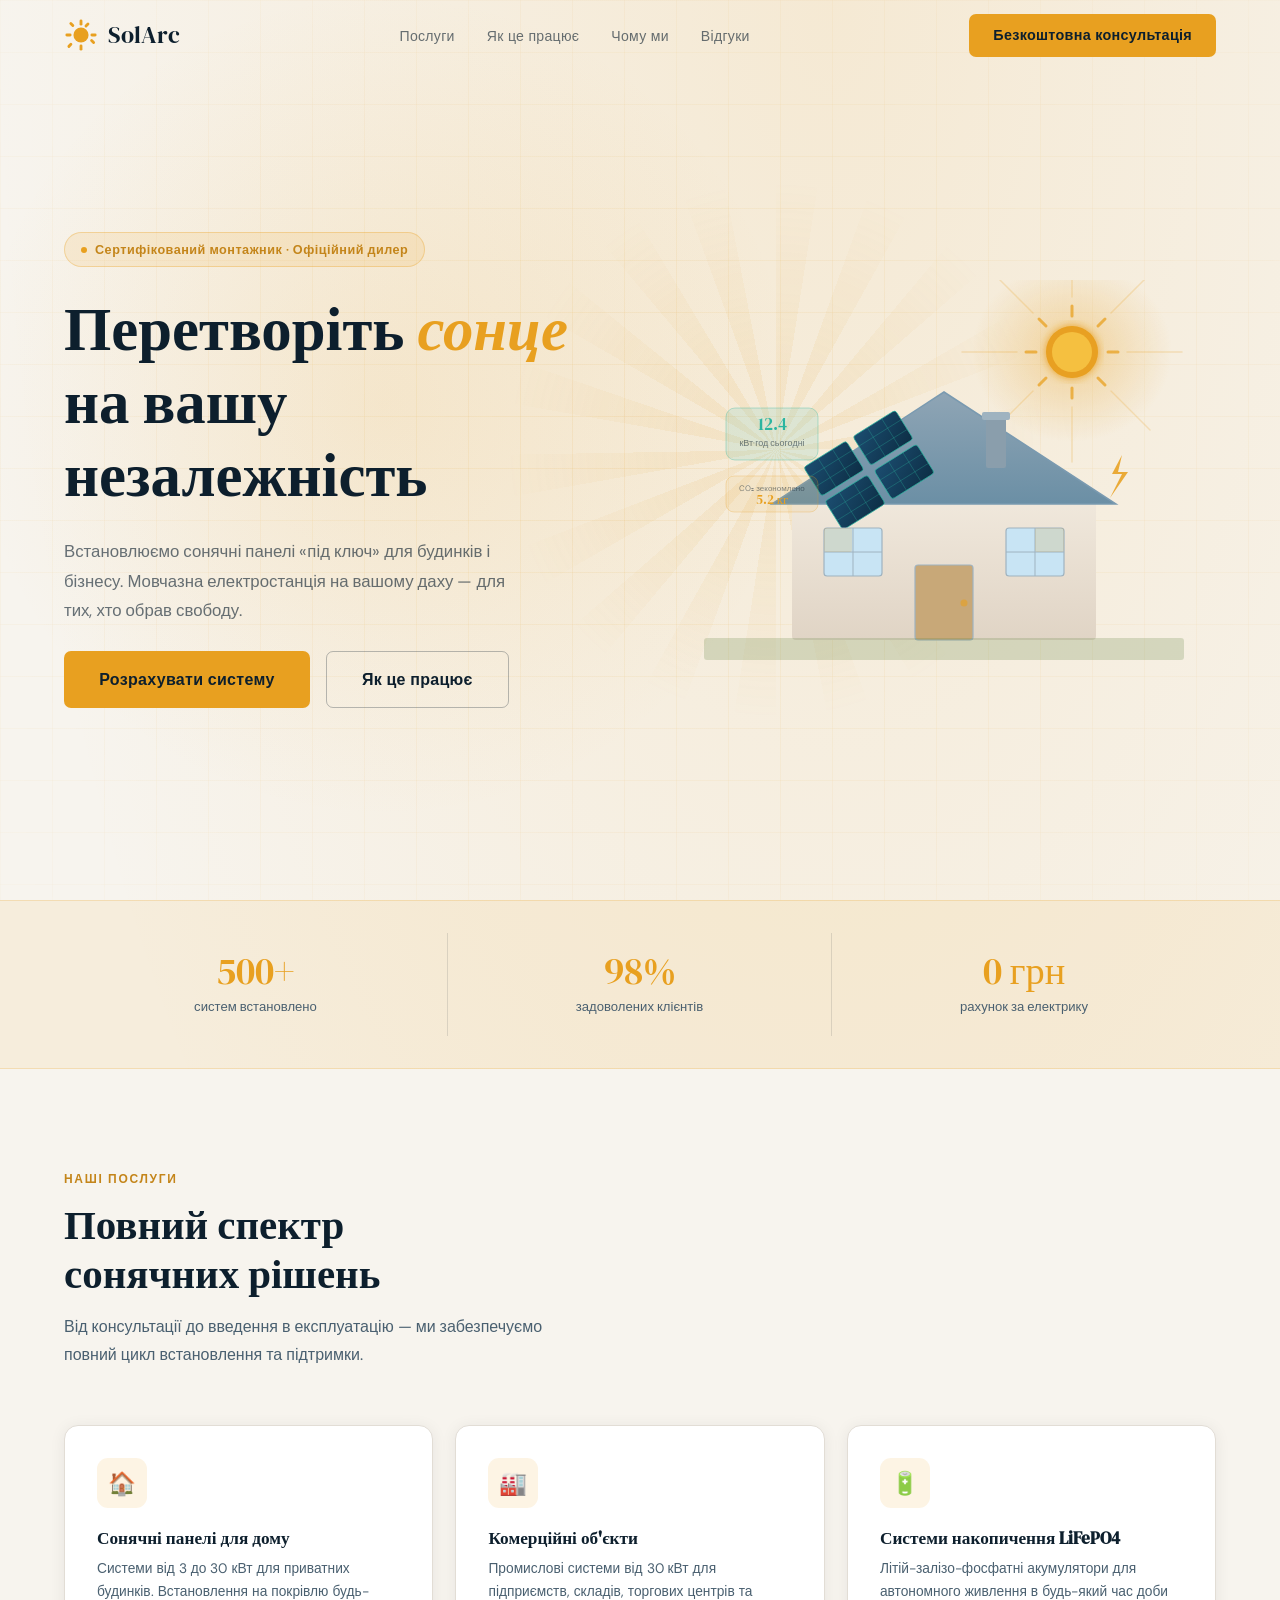
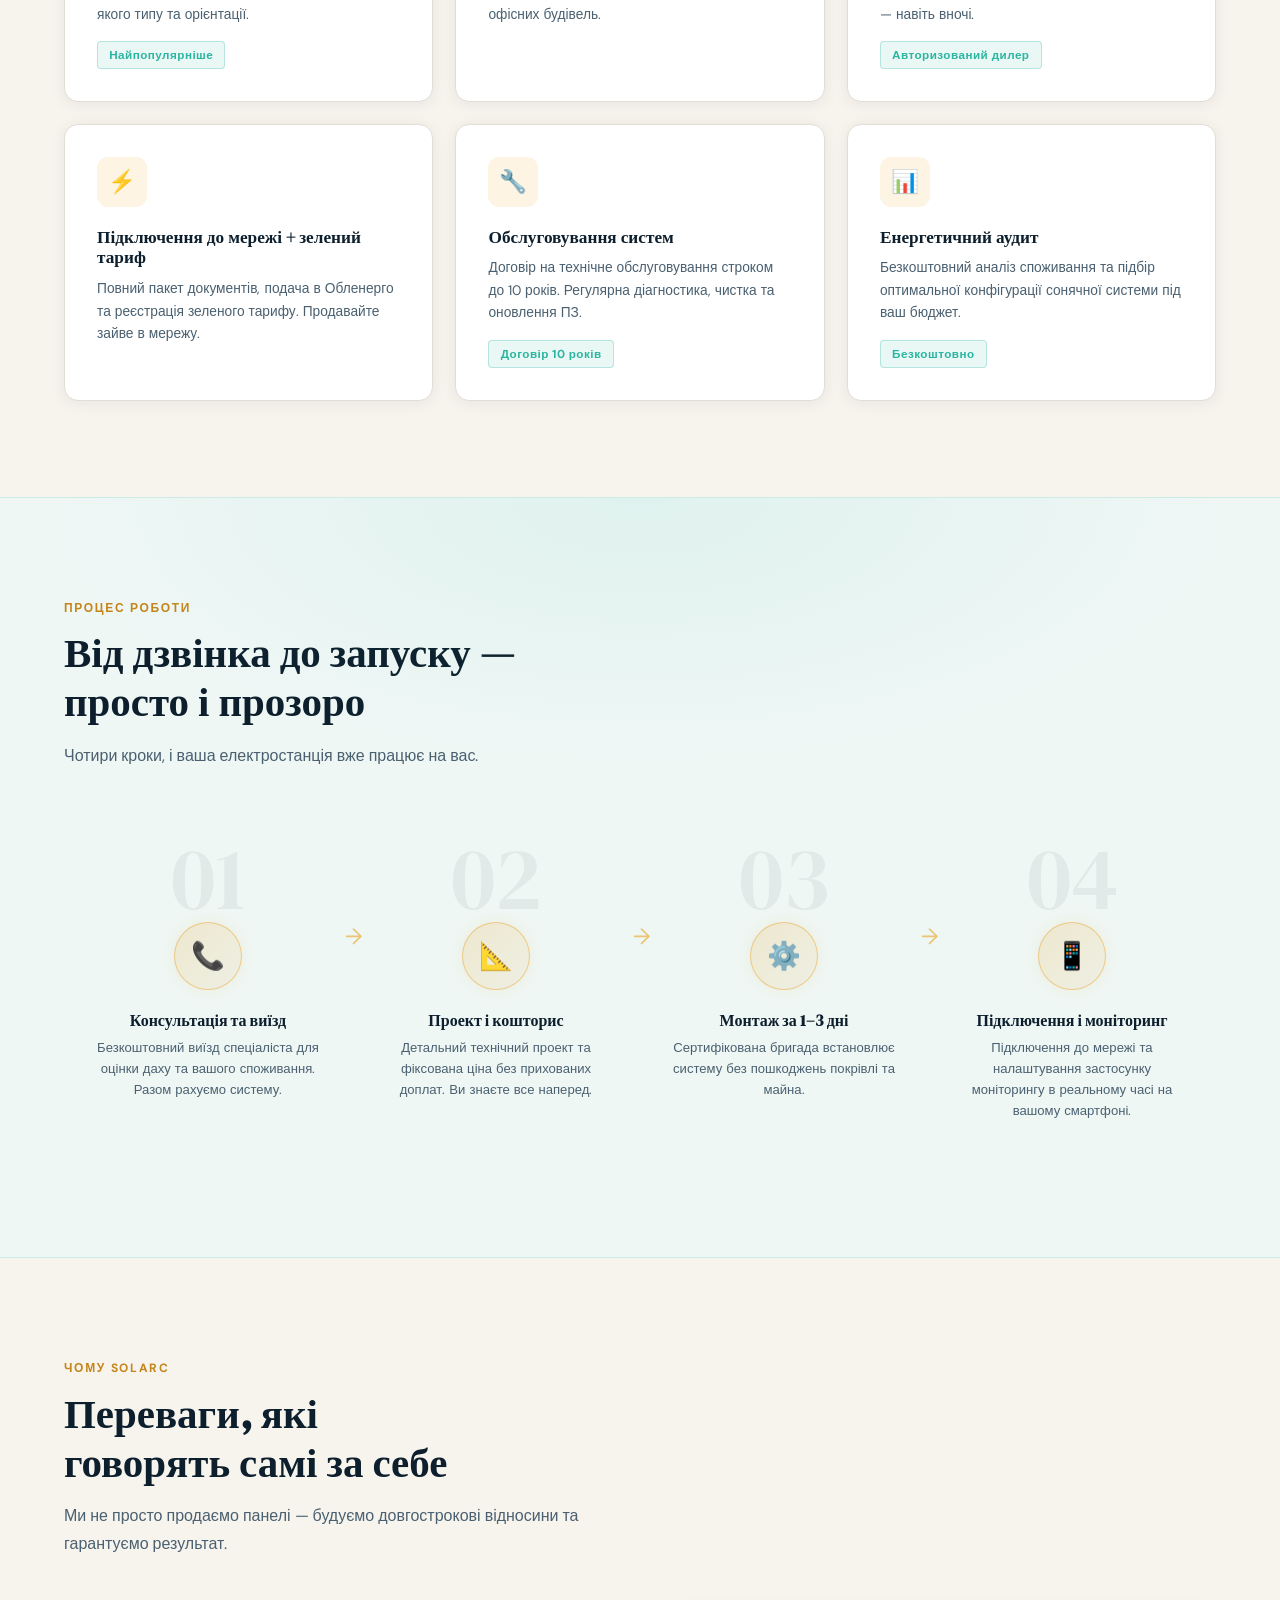
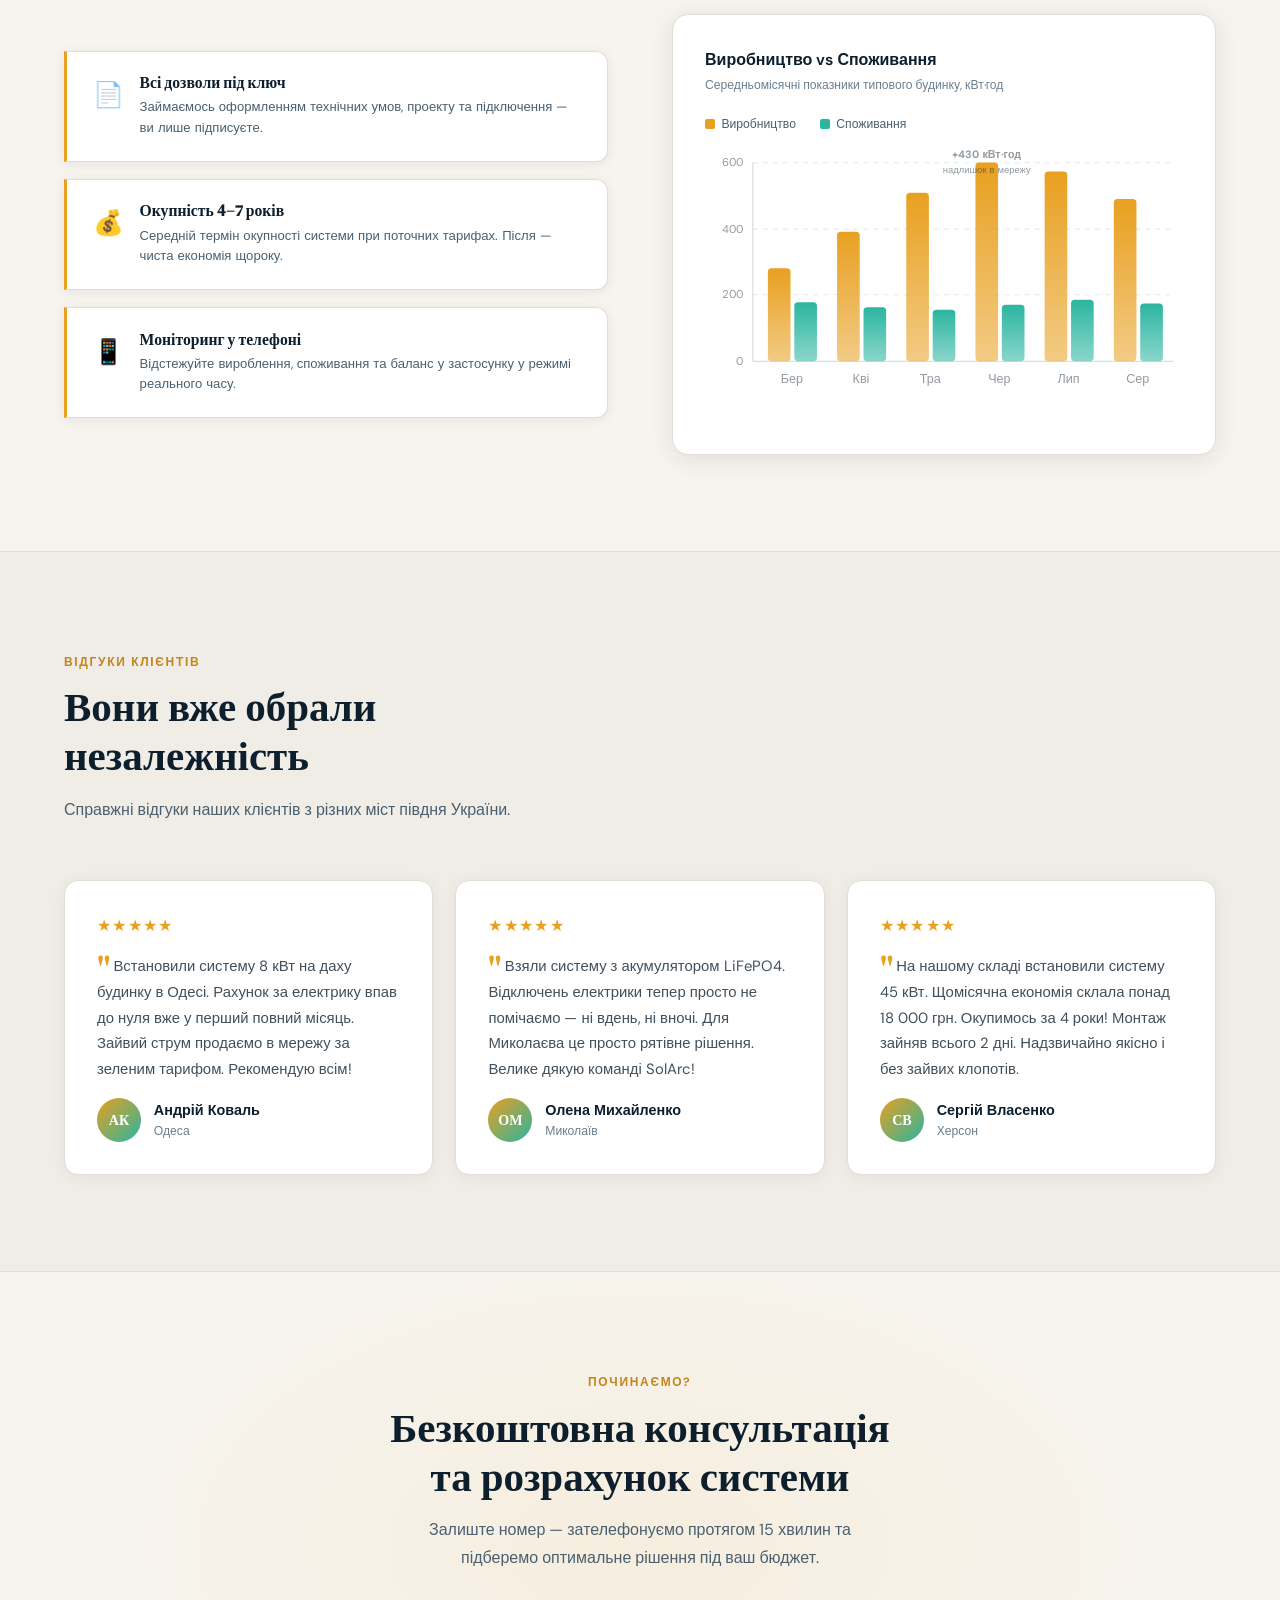
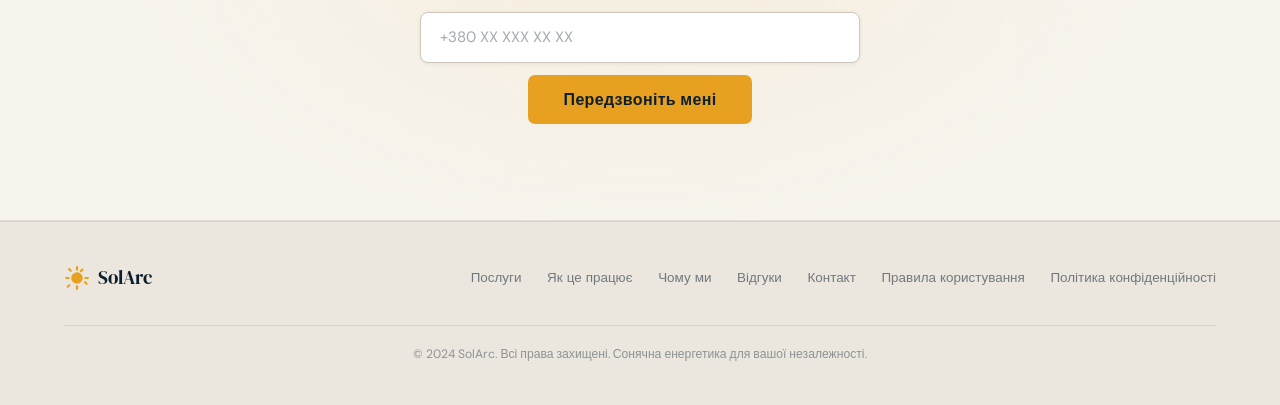
<file: index.html>
<!DOCTYPE html>
<html lang="uk">
<head>
    <meta charset="UTF-8">
    <meta name="viewport" content="width=device-width, initial-scale=1.0">
    <title>SolArc — Перетворіть сонце на вашу незалежність</title>
    <meta name="description" content="SolArc — встановлення сонячних панелей під ключ для будинків та бізнесу. 500+ систем, монтаж за 1–3 дні.">
    <link rel="icon" href="favicon.svg" type="image/svg+xml">
    <link rel="preconnect" href="https://fonts.googleapis.com">
    <link rel="preconnect" href="https://fonts.gstatic.com" crossorigin>
    <link href="https://fonts.googleapis.com/css2?family=DM+Serif+Display:ital@0;1&family=DM+Sans:wght@300;400;500;600;700&display=swap" rel="stylesheet">
    <link rel="stylesheet" href="style.css">
</head>
<body>

<!-- ===== NAV ===== -->
<nav class="nav" id="main-nav">
    <a href="#" class="nav-logo">
        <svg class="sun-icon" viewBox="0 0 36 36" fill="none" xmlns="http://www.w3.org/2000/svg">
            <circle cx="18" cy="18" r="8" fill="#E8A020"/>
            <g class="sun-rays">
                <rect x="16.5" y="1.5" width="3" height="6.5" rx="1.5" fill="#E8A020"/>
                <rect x="16.5" y="28" width="3" height="6.5" rx="1.5" fill="#E8A020"/>
                <rect x="1.5" y="16.5" width="6.5" height="3" rx="1.5" fill="#E8A020"/>
                <rect x="28" y="16.5" width="6.5" height="3" rx="1.5" fill="#E8A020"/>
                <rect x="5.1" y="5.7" width="3" height="6" rx="1.5" fill="#E8A020" transform="rotate(-45 5.1 5.7)"/>
                <rect x="27.1" y="23.8" width="3" height="6" rx="1.5" fill="#E8A020" transform="rotate(-45 27.1 23.8)"/>
                <rect x="25.4" y="4.3" width="3" height="6" rx="1.5" fill="#E8A020" transform="rotate(45 25.4 4.3)"/>
                <rect x="7.3" y="25.8" width="3" height="6" rx="1.5" fill="#E8A020" transform="rotate(45 7.3 25.8)"/>
            </g>
        </svg>
        SolArc
    </a>

    <ul class="nav-links">
        <li><a href="#services">Послуги</a></li>
        <li><a href="#how">Як це працює</a></li>
        <li><a href="#why">Чому ми</a></li>
        <li><a href="#testimonials">Відгуки</a></li>
    </ul>

    <a href="#cta" class="btn btn-amber nav-cta">Безкоштовна консультація</a>
</nav>

<!-- ===== HERO ===== -->
<section class="hero" id="hero">
    <div class="hero-grid"></div>
    <div class="hero-glow"></div>
    <div class="hero-sunrays"></div>

    <div class="hero-inner">
        <div class="hero-content">
            <span class="hero-badge">
                <span class="hero-badge-dot"></span>
                Сертифікований монтажник · Офіційний дилер
            </span>

            <h1>Перетворіть <em>сонце</em><br>на вашу незалежність</h1>

            <p class="hero-sub">Встановлюємо сонячні панелі «під ключ» для будинків і бізнесу. Мовчазна електростанція на вашому даху — для тих, хто обрав свободу.</p>

            <div class="hero-buttons">
                <a href="#cta" class="btn btn-amber btn-lg">Розрахувати систему</a>
                <a href="#how" class="btn btn-outline btn-lg">Як це працює</a>
            </div>
        </div>

        <div class="hero-illus">
            <svg class="hero-svg" viewBox="0 0 480 380" fill="none" xmlns="http://www.w3.org/2000/svg">
                <defs>
                    <linearGradient id="panelBlue" x1="0" y1="0" x2="1" y2="1">
                        <stop offset="0%" stop-color="#1b4d70"/>
                        <stop offset="100%" stop-color="#0d2e45"/>
                    </linearGradient>
                    <linearGradient id="roofFill" x1="0" y1="0" x2="0" y2="1">
                        <stop offset="0%" stop-color="#8FA5B5"/>
                        <stop offset="100%" stop-color="#6B8FA5"/>
                    </linearGradient>
                    <linearGradient id="wallFill" x1="0" y1="0" x2="0" y2="1">
                        <stop offset="0%" stop-color="#F0E8DC"/>
                        <stop offset="100%" stop-color="#E0D4C5"/>
                    </linearGradient>
                    <radialGradient id="sunHalo" cx="50%" cy="50%" r="50%">
                        <stop offset="0%" stop-color="#E8A020" stop-opacity="0.36"/>
                        <stop offset="100%" stop-color="#E8A020" stop-opacity="0"/>
                    </radialGradient>
                    <filter id="glow">
                        <feGaussianBlur stdDeviation="4" result="blur"/>
                        <feMerge><feMergeNode in="blur"/><feMergeNode in="SourceGraphic"/></feMerge>
                    </filter>
                </defs>

                <!-- Sun halo (larger) -->
                <ellipse cx="368" cy="72" rx="100" ry="90" fill="url(#sunHalo)"/>

                <!-- Sun rays (static decorative) -->
                <g transform="translate(368,72)" opacity="0.22">
                    <line x1="0" y1="-55" x2="0" y2="-110" stroke="#E8A020" stroke-width="1.5" stroke-linecap="round"/>
                    <line x1="0" y1="55" x2="0" y2="110" stroke="#E8A020" stroke-width="1.5" stroke-linecap="round"/>
                    <line x1="-55" y1="0" x2="-110" y2="0" stroke="#E8A020" stroke-width="1.5" stroke-linecap="round"/>
                    <line x1="55" y1="0" x2="110" y2="0" stroke="#E8A020" stroke-width="1.5" stroke-linecap="round"/>
                    <line x1="-39" y1="-39" x2="-78" y2="-78" stroke="#E8A020" stroke-width="1.5" stroke-linecap="round"/>
                    <line x1="39" y1="39" x2="78" y2="78" stroke="#E8A020" stroke-width="1.5" stroke-linecap="round"/>
                    <line x1="39" y1="-39" x2="78" y2="-78" stroke="#E8A020" stroke-width="1.5" stroke-linecap="round"/>
                    <line x1="-39" y1="39" x2="-78" y2="78" stroke="#E8A020" stroke-width="1.5" stroke-linecap="round"/>
                </g>

                <!-- Animated sun -->
                <g transform="translate(368,72)">
                    <circle r="26" fill="#E8A020" filter="url(#glow)"/>
                    <circle r="20" fill="#f5c040"/>
                    <g style="transform-origin:0px 0px; animation:rotate 20s linear infinite;">
                        <line x1="0" y1="-36" x2="0" y2="-46" stroke="#E8A020" stroke-width="3" stroke-linecap="round" opacity="0.75"/>
                        <line x1="0"  y1="36"  x2="0"  y2="46"  stroke="#E8A020" stroke-width="3" stroke-linecap="round" opacity="0.75"/>
                        <line x1="-36" y1="0" x2="-46" y2="0"   stroke="#E8A020" stroke-width="3" stroke-linecap="round" opacity="0.75"/>
                        <line x1="36"  y1="0" x2="46"  y2="0"   stroke="#E8A020" stroke-width="3" stroke-linecap="round" opacity="0.75"/>
                        <line x1="-26" y1="-26" x2="-33" y2="-33" stroke="#E8A020" stroke-width="3" stroke-linecap="round" opacity="0.75"/>
                        <line x1="26"  y1="26"  x2="33"  y2="33"  stroke="#E8A020" stroke-width="3" stroke-linecap="round" opacity="0.75"/>
                        <line x1="26"  y1="-26" x2="33"  y2="-33" stroke="#E8A020" stroke-width="3" stroke-linecap="round" opacity="0.75"/>
                        <line x1="-26" y1="26"  x2="-33" y2="33"  stroke="#E8A020" stroke-width="3" stroke-linecap="round" opacity="0.75"/>
                    </g>
                </g>

                <!-- House wall -->
                <rect x="88" y="220" width="304" height="140" rx="4" fill="url(#wallFill)"/>

                <!-- Roof triangle -->
                <polygon points="68,224 240,112 412,224" fill="url(#roofFill)" stroke="#7A9AB0" stroke-width="1.5"/>

                <!-- Chimney -->
                <rect x="282" y="136" width="20" height="52" rx="2" fill="#8A9EAC"/>
                <rect x="278" y="132" width="28" height="8" rx="2" fill="#9FB3C0"/>

                <!-- Solar panels -->
                <g transform="translate(155,174) rotate(-32)">
                    <rect x="-54" y="-18" width="50" height="34" rx="3" fill="url(#panelBlue)" stroke="#2BB5A0" stroke-width="0.7"/>
                    <line x1="-54" y1="-6.7"  x2="-4"  y2="-6.7"  stroke="#2BB5A0" stroke-width="0.5" opacity="0.55"/>
                    <line x1="-54" y1="4.7"   x2="-4"  y2="4.7"   stroke="#2BB5A0" stroke-width="0.5" opacity="0.55"/>
                    <line x1="-37" y1="-18"   x2="-37" y2="16"    stroke="#2BB5A0" stroke-width="0.5" opacity="0.55"/>
                    <line x1="-20" y1="-18"   x2="-20" y2="16"    stroke="#2BB5A0" stroke-width="0.5" opacity="0.55"/>

                    <rect x="4" y="-18" width="50" height="34" rx="3" fill="url(#panelBlue)" stroke="#2BB5A0" stroke-width="0.7"/>
                    <line x1="4"  y1="-6.7"  x2="54" y2="-6.7"  stroke="#2BB5A0" stroke-width="0.5" opacity="0.55"/>
                    <line x1="4"  y1="4.7"   x2="54" y2="4.7"   stroke="#2BB5A0" stroke-width="0.5" opacity="0.55"/>
                    <line x1="21" y1="-18"   x2="21" y2="16"    stroke="#2BB5A0" stroke-width="0.5" opacity="0.55"/>
                    <line x1="38" y1="-18"   x2="38" y2="16"    stroke="#2BB5A0" stroke-width="0.5" opacity="0.55"/>

                    <rect x="-54" y="22" width="50" height="34" rx="3" fill="url(#panelBlue)" stroke="#2BB5A0" stroke-width="0.7"/>
                    <line x1="-54" y1="33.3" x2="-4"  y2="33.3" stroke="#2BB5A0" stroke-width="0.5" opacity="0.55"/>
                    <line x1="-54" y1="44.7" x2="-4"  y2="44.7" stroke="#2BB5A0" stroke-width="0.5" opacity="0.55"/>
                    <line x1="-37" y1="22"   x2="-37" y2="56"   stroke="#2BB5A0" stroke-width="0.5" opacity="0.55"/>
                    <line x1="-20" y1="22"   x2="-20" y2="56"   stroke="#2BB5A0" stroke-width="0.5" opacity="0.55"/>

                    <rect x="4" y="22" width="50" height="34" rx="3" fill="url(#panelBlue)" stroke="#2BB5A0" stroke-width="0.7"/>
                    <line x1="4"  y1="33.3" x2="54" y2="33.3" stroke="#2BB5A0" stroke-width="0.5" opacity="0.55"/>
                    <line x1="4"  y1="44.7" x2="54" y2="44.7" stroke="#2BB5A0" stroke-width="0.5" opacity="0.55"/>
                    <line x1="21" y1="22"   x2="21" y2="56"   stroke="#2BB5A0" stroke-width="0.5" opacity="0.55"/>
                    <line x1="38" y1="22"   x2="38" y2="56"   stroke="#2BB5A0" stroke-width="0.5" opacity="0.55"/>
                </g>

                <!-- Windows -->
                <rect x="120" y="248" width="58" height="48" rx="3" fill="#C8E4F4" stroke="#9FB3C0" stroke-width="1.2"/>
                <line x1="149" y1="248" x2="149" y2="296" stroke="#9FB3C0" stroke-width="1"/>
                <line x1="120" y1="272" x2="178" y2="272" stroke="#9FB3C0" stroke-width="1"/>
                <rect x="120" y="248" width="28" height="24" rx="2" fill="rgba(232,160,32,0.18)"/>

                <rect x="302" y="248" width="58" height="48" rx="3" fill="#C8E4F4" stroke="#9FB3C0" stroke-width="1.2"/>
                <line x1="331" y1="248" x2="331" y2="296" stroke="#9FB3C0" stroke-width="1"/>
                <line x1="302" y1="272" x2="360" y2="272" stroke="#9FB3C0" stroke-width="1"/>
                <rect x="331" y="248" width="29" height="24" rx="2" fill="rgba(232,160,32,0.18)"/>

                <!-- Door -->
                <rect x="211" y="285" width="58" height="75" rx="3" fill="#C8A878" stroke="#9FB3C0" stroke-width="1.2"/>
                <circle cx="260" cy="323" r="3.5" fill="#E8A020" opacity="0.6"/>

                <!-- Ground -->
                <rect x="0" y="358" width="480" height="22" rx="3" fill="rgba(90,130,60,0.22)"/>

                <!-- Energy bolt indicator -->
                <g opacity="0.88">
                    <path d="M418 175 L408 194 H418 L406 218 L424 192 H414 Z" fill="#E8A020"/>
                </g>

                <!-- kWh badge -->
                <g transform="translate(22,128)">
                    <rect width="92" height="52" rx="9" fill="rgba(43,181,160,0.12)" stroke="rgba(43,181,160,0.32)" stroke-width="1"/>
                    <text x="46" y="22" text-anchor="middle" font-family="DM Serif Display,serif" font-size="17" fill="#2BB5A0">12.4</text>
                    <text x="46" y="38" text-anchor="middle" font-family="DM Sans,sans-serif" font-size="9" fill="rgba(13,31,45,0.55)">кВт·год сьогодні</text>
                </g>

                <!-- CO₂ saved badge -->
                <g transform="translate(22,196)">
                    <rect width="92" height="36" rx="8" fill="rgba(232,160,32,0.09)" stroke="rgba(232,160,32,0.26)" stroke-width="1"/>
                    <text x="46" y="15" text-anchor="middle" font-family="DM Sans,sans-serif" font-size="8" fill="rgba(13,31,45,0.5)">CO₂ зекономлено</text>
                    <text x="46" y="28" text-anchor="middle" font-family="DM Serif Display,serif" font-size="13" fill="#E8A020">5.2 кг</text>
                </g>
            </svg>
        </div>
    </div>
</section>

<!-- ===== STATS ===== -->
<div class="stats">
    <div class="stats-inner">
        <div class="stat-item">
            <div class="stat-num">500+</div>
            <div class="stat-lbl">систем встановлено</div>
        </div>
        <div class="stat-item">
            <div class="stat-num">98%</div>
            <div class="stat-lbl">задоволених клієнтів</div>
        </div>
        <div class="stat-item">
            <div class="stat-num">0 грн</div>
            <div class="stat-lbl">рахунок за електрику</div>
        </div>
    </div>
</div>

<!-- ===== SERVICES ===== -->
<section class="section section--light" id="services">
    <div class="section-inner">
        <span class="section-label">Наші послуги</span>
        <h2 class="section-title">Повний спектр<br>сонячних рішень</h2>
        <p class="section-sub">Від консультації до введення в експлуатацію — ми забезпечуємо повний цикл встановлення та підтримки.</p>

        <div class="services-grid">
            <div class="svc-card">
                <div class="svc-icon">🏠</div>
                <h3>Сонячні панелі для дому</h3>
                <p>Системи від 3 до 30 кВт для приватних будинків. Встановлення на покрівлю будь-якого типу та орієнтації.</p>
                <span class="svc-tag">Найпопулярніше</span>
            </div>
            <div class="svc-card">
                <div class="svc-icon">🏭</div>
                <h3>Комерційні об'єкти</h3>
                <p>Промислові системи від 30 кВт для підприємств, складів, торгових центрів та офісних будівель.</p>
            </div>
            <div class="svc-card">
                <div class="svc-icon">🔋</div>
                <h3>Системи накопичення LiFePO4</h3>
                <p>Літій-залізо-фосфатні акумулятори для автономного живлення в будь-який час доби — навіть вночі.</p>
                <span class="svc-tag">Авторизований дилер</span>
            </div>
            <div class="svc-card">
                <div class="svc-icon">⚡</div>
                <h3>Підключення до мережі + зелений тариф</h3>
                <p>Повний пакет документів, подача в Обленерго та реєстрація зеленого тарифу. Продавайте зайве в мережу.</p>
            </div>
            <div class="svc-card">
                <div class="svc-icon">🔧</div>
                <h3>Обслуговування систем</h3>
                <p>Договір на технічне обслуговування строком до 10 років. Регулярна діагностика, чистка та оновлення ПЗ.</p>
                <span class="svc-tag">Договір 10 років</span>
            </div>
            <div class="svc-card">
                <div class="svc-icon">📊</div>
                <h3>Енергетичний аудит</h3>
                <p>Безкоштовний аналіз споживання та підбір оптимальної конфігурації сонячної системи під ваш бюджет.</p>
                <span class="svc-tag">Безкоштовно</span>
            </div>
        </div>
    </div>
</section>

<!-- ===== HOW IT WORKS ===== -->
<section class="section how" id="how">
    <div class="section-inner">
        <span class="section-label">Процес роботи</span>
        <h2 class="section-title">Від дзвінка до запуску —<br>просто і прозоро</h2>
        <p class="section-sub">Чотири кроки, і ваша електростанція вже працює на вас.</p>

        <div class="steps-wrap">
            <div class="step">
                <div class="step-num">01</div>
                <div class="step-ico">📞</div>
                <h3>Консультація та виїзд</h3>
                <p>Безкоштовний виїзд спеціаліста для оцінки даху та вашого споживання. Разом рахуємо систему.</p>
            </div>
            <div class="step">
                <div class="step-num">02</div>
                <div class="step-ico">📐</div>
                <h3>Проект і кошторис</h3>
                <p>Детальний технічний проект та фіксована ціна без прихованих доплат. Ви знаєте все наперед.</p>
            </div>
            <div class="step">
                <div class="step-num">03</div>
                <div class="step-ico">⚙️</div>
                <h3>Монтаж за 1–3 дні</h3>
                <p>Сертифікована бригада встановлює систему без пошкоджень покрівлі та майна.</p>
            </div>
            <div class="step">
                <div class="step-num">04</div>
                <div class="step-ico">📱</div>
                <h3>Підключення і моніторинг</h3>
                <p>Підключення до мережі та налаштування застосунку моніторингу в реальному часі на вашому смартфоні.</p>
            </div>
        </div>
    </div>
</section>

<!-- ===== WHY US ===== -->
<section class="section section--light" id="why">
    <div class="section-inner">
        <span class="section-label">Чому SolArc</span>
        <h2 class="section-title">Переваги, які<br>говорять самі за себе</h2>
        <p class="section-sub">Ми не просто продаємо панелі — будуємо довгострокові відносини та гарантуємо результат.</p>

        <div class="why-grid">
            <div class="benefits">
                <div class="ben-card">
                    <div class="ben-ico">📄</div>
                    <div>
                        <h4>Всі дозволи під ключ</h4>
                        <p>Займаємось оформленням технічних умов, проекту та підключення — ви лише підписуєте.</p>
                    </div>
                </div>
                <div class="ben-card">
                    <div class="ben-ico">💰</div>
                    <div>
                        <h4>Окупність 4–7 років</h4>
                        <p>Середній термін окупності системи при поточних тарифах. Після — чиста економія щороку.</p>
                    </div>
                </div>
                <div class="ben-card">
                    <div class="ben-ico">📱</div>
                    <div>
                        <h4>Моніторинг у телефоні</h4>
                        <p>Відстежуйте вироблення, споживання та баланс у застосунку у режимі реального часу.</p>
                    </div>
                </div>
            </div>

            <div class="chart-box">
                <div class="chart-hd">Виробництво vs Споживання</div>
                <div class="chart-sd">Середньомісячні показники типового будинку, кВт·год</div>
                <div class="chart-legend">
                    <div class="leg">
                        <div class="leg-dot" style="background:#E8A020;"></div>Виробництво
                    </div>
                    <div class="leg">
                        <div class="leg-dot" style="background:#2BB5A0;"></div>Споживання
                    </div>
                </div>
                <svg viewBox="0 0 380 210" fill="none" xmlns="http://www.w3.org/2000/svg" width="100%">
                    <defs>
                        <linearGradient id="gProd" x1="0" y1="0" x2="0" y2="1">
                            <stop offset="0%" stop-color="#E8A020"/>
                            <stop offset="100%" stop-color="#E8A020" stop-opacity="0.55"/>
                        </linearGradient>
                        <linearGradient id="gCons" x1="0" y1="0" x2="0" y2="1">
                            <stop offset="0%" stop-color="#2BB5A0"/>
                            <stop offset="100%" stop-color="#2BB5A0" stop-opacity="0.55"/>
                        </linearGradient>
                    </defs>

                    <line x1="38" y1="10" x2="38" y2="168" stroke="rgba(13,31,45,0.15)" stroke-width="1"/>
                    <line x1="38" y1="168" x2="372" y2="168" stroke="rgba(13,31,45,0.15)" stroke-width="1"/>
                    <line x1="38" y1="115" x2="372" y2="115" stroke="rgba(13,31,45,0.08)" stroke-dasharray="4 4"/>
                    <line x1="38" y1="63"  x2="372" y2="63"  stroke="rgba(13,31,45,0.08)" stroke-dasharray="4 4"/>
                    <line x1="38" y1="10"  x2="372" y2="10"  stroke="rgba(13,31,45,0.08)" stroke-dasharray="4 4"/>

                    <text x="30" y="171" text-anchor="end" font-size="9" fill="rgba(13,31,45,0.45)" font-family="DM Sans,sans-serif">0</text>
                    <text x="30" y="118" text-anchor="end" font-size="9" fill="rgba(13,31,45,0.45)" font-family="DM Sans,sans-serif">200</text>
                    <text x="30" y="66"  text-anchor="end" font-size="9" fill="rgba(13,31,45,0.45)" font-family="DM Sans,sans-serif">400</text>
                    <text x="30" y="13"  text-anchor="end" font-size="9" fill="rgba(13,31,45,0.45)" font-family="DM Sans,sans-serif">600</text>

                    <rect x="50"  y="94"  width="18" height="74" rx="3" fill="url(#gProd)"/>
                    <rect x="71"  y="121" width="18" height="47" rx="3" fill="url(#gCons)"/>
                    <rect x="105" y="65"  width="18" height="103" rx="3" fill="url(#gProd)"/>
                    <rect x="126" y="125" width="18" height="43" rx="3" fill="url(#gCons)"/>
                    <rect x="160" y="34"  width="18" height="134" rx="3" fill="url(#gProd)"/>
                    <rect x="181" y="127" width="18" height="41" rx="3" fill="url(#gCons)"/>
                    <rect x="215" y="10"  width="18" height="158" rx="3" fill="url(#gProd)"/>
                    <rect x="236" y="123" width="18" height="45" rx="3" fill="url(#gCons)"/>
                    <rect x="270" y="17"  width="18" height="151" rx="3" fill="url(#gProd)"/>
                    <rect x="291" y="119" width="18" height="49" rx="3" fill="url(#gCons)"/>
                    <rect x="325" y="39"  width="18" height="129" rx="3" fill="url(#gProd)"/>
                    <rect x="346" y="122" width="18" height="46" rx="3" fill="url(#gCons)"/>

                    <text x="69"  y="185" text-anchor="middle" font-size="10" fill="rgba(13,31,45,0.5)" font-family="DM Sans,sans-serif">Бер</text>
                    <text x="124" y="185" text-anchor="middle" font-size="10" fill="rgba(13,31,45,0.5)" font-family="DM Sans,sans-serif">Кві</text>
                    <text x="179" y="185" text-anchor="middle" font-size="10" fill="rgba(13,31,45,0.5)" font-family="DM Sans,sans-serif">Тра</text>
                    <text x="234" y="185" text-anchor="middle" font-size="10" fill="rgba(13,31,45,0.5)" font-family="DM Sans,sans-serif">Чер</text>
                    <text x="289" y="185" text-anchor="middle" font-size="10" fill="rgba(13,31,45,0.5)" font-family="DM Sans,sans-serif">Лип</text>
                    <text x="344" y="185" text-anchor="middle" font-size="10" fill="rgba(13,31,45,0.5)" font-family="DM Sans,sans-serif">Сер</text>

                    <text x="224" y="6"  text-anchor="middle" font-size="8.5" fill="#E8A020" font-family="DM Sans,sans-serif" font-weight="700">+430 кВт·год</text>
                    <text x="224" y="18" text-anchor="middle" font-size="7.5" fill="rgba(232,160,32,0.55)" font-family="DM Sans,sans-serif">надлишок в мережу</text>
                </svg>
            </div>
        </div>
    </div>
</section>

<!-- ===== TESTIMONIALS ===== -->
<section class="section" id="testimonials" style="background:#F0EDE7;border-top:1px solid #E2DDD5;">
    <div class="section-inner">
        <span class="section-label">Відгуки клієнтів</span>
        <h2 class="section-title">Вони вже обрали<br>незалежність</h2>
        <p class="section-sub">Справжні відгуки наших клієнтів з різних міст півдня України.</p>

        <div class="testi-grid">
            <div class="testi-card">
                <div class="stars">★★★★★</div>
                <p class="testi-quote">Встановили систему 8 кВт на даху будинку в Одесі. Рахунок за електрику впав до нуля вже у перший повний місяць. Зайвий струм продаємо в мережу за зеленим тарифом. Рекомендую всім!</p>
                <div class="testi-author">
                    <div class="avatar">АК</div>
                    <div>
                        <div class="author-name">Андрій Коваль</div>
                        <div class="author-city">Одеса</div>
                    </div>
                </div>
            </div>
            <div class="testi-card">
                <div class="stars">★★★★★</div>
                <p class="testi-quote">Взяли систему з акумулятором LiFePO4. Відключень електрики тепер просто не помічаємо — ні вдень, ні вночі. Для Миколаєва це просто рятівне рішення. Велике дякую команді SolArc!</p>
                <div class="testi-author">
                    <div class="avatar">ОМ</div>
                    <div>
                        <div class="author-name">Олена Михайленко</div>
                        <div class="author-city">Миколаїв</div>
                    </div>
                </div>
            </div>
            <div class="testi-card">
                <div class="stars">★★★★★</div>
                <p class="testi-quote">На нашому складі встановили систему 45 кВт. Щомісячна економія склала понад 18 000 грн. Окупимось за 4 роки! Монтаж зайняв всього 2 дні. Надзвичайно якісно і без зайвих клопотів.</p>
                <div class="testi-author">
                    <div class="avatar">СВ</div>
                    <div>
                        <div class="author-name">Сергій Власенко</div>
                        <div class="author-city">Херсон</div>
                    </div>
                </div>
            </div>
        </div>
    </div>
</section>

<!-- ===== CTA ===== -->
<section class="section cta-sec" id="cta">
    <div class="section-inner">
        <span class="section-label">Починаємо?</span>
        <h2 class="section-title">Безкоштовна консультація<br>та розрахунок системи</h2>
        <p class="section-sub">Залиште номер — зателефонуємо протягом 15 хвилин та підберемо оптимальне рішення під ваш бюджет.</p>

        <form class="cta-form" id="ctaForm">
            <input
                type="tel"
                class="phone-inp"
                id="phoneInput"
                placeholder="+380 XX XXX XX XX"
                autocomplete="tel"
            />
            <button type="submit" class="btn btn-amber btn-lg">Передзвоніть мені</button>
        </form>
        <div class="success-msg" id="successMsg">
            ✅ Дякуємо! Наш менеджер зателефонує вам найближчим часом.
        </div>
    </div>
</section>

<!-- ===== FOOTER ===== -->
<footer>
    <div class="footer-inner">
        <a href="#" class="footer-logo">
            <svg width="26" height="26" viewBox="0 0 36 36" fill="none">
                <circle cx="18" cy="18" r="8" fill="#E8A020"/>
                <g style="transform-origin:18px 18px; animation:rotate 20s linear infinite;">
                    <rect x="16.5" y="1.5" width="3" height="6.5" rx="1.5" fill="#E8A020"/>
                    <rect x="16.5" y="28"  width="3" height="6.5" rx="1.5" fill="#E8A020"/>
                    <rect x="1.5"  y="16.5" width="6.5" height="3" rx="1.5" fill="#E8A020"/>
                    <rect x="28"   y="16.5" width="6.5" height="3" rx="1.5" fill="#E8A020"/>
                    <rect x="5.1"  y="5.7"  width="3" height="6" rx="1.5" fill="#E8A020" transform="rotate(-45 5.1 5.7)"/>
                    <rect x="27.1" y="23.8" width="3" height="6" rx="1.5" fill="#E8A020" transform="rotate(-45 27.1 23.8)"/>
                    <rect x="25.4" y="4.3"  width="3" height="6" rx="1.5" fill="#E8A020" transform="rotate(45 25.4 4.3)"/>
                    <rect x="7.3"  y="25.8" width="3" height="6" rx="1.5" fill="#E8A020" transform="rotate(45 7.3 25.8)"/>
                </g>
            </svg>
            SolArc
        </a>

        <nav class="footer-links">
            <a href="#services">Послуги</a>
            <a href="#how">Як це працює</a>
            <a href="#why">Чому ми</a>
            <a href="#testimonials">Відгуки</a>
            <a href="#cta">Контакт</a>
            <a href="terms.html">Правила користування</a>
            <a href="privacy.html">Політика конфіденційності</a>
        </nav>

        <div class="footer-copy">© 2024 SolArc. Всі права захищені. Сонячна енергетика для вашої незалежності.</div>
    </div>
</footer>

<script src="script.js"></script>
</body>
</html>
</file>
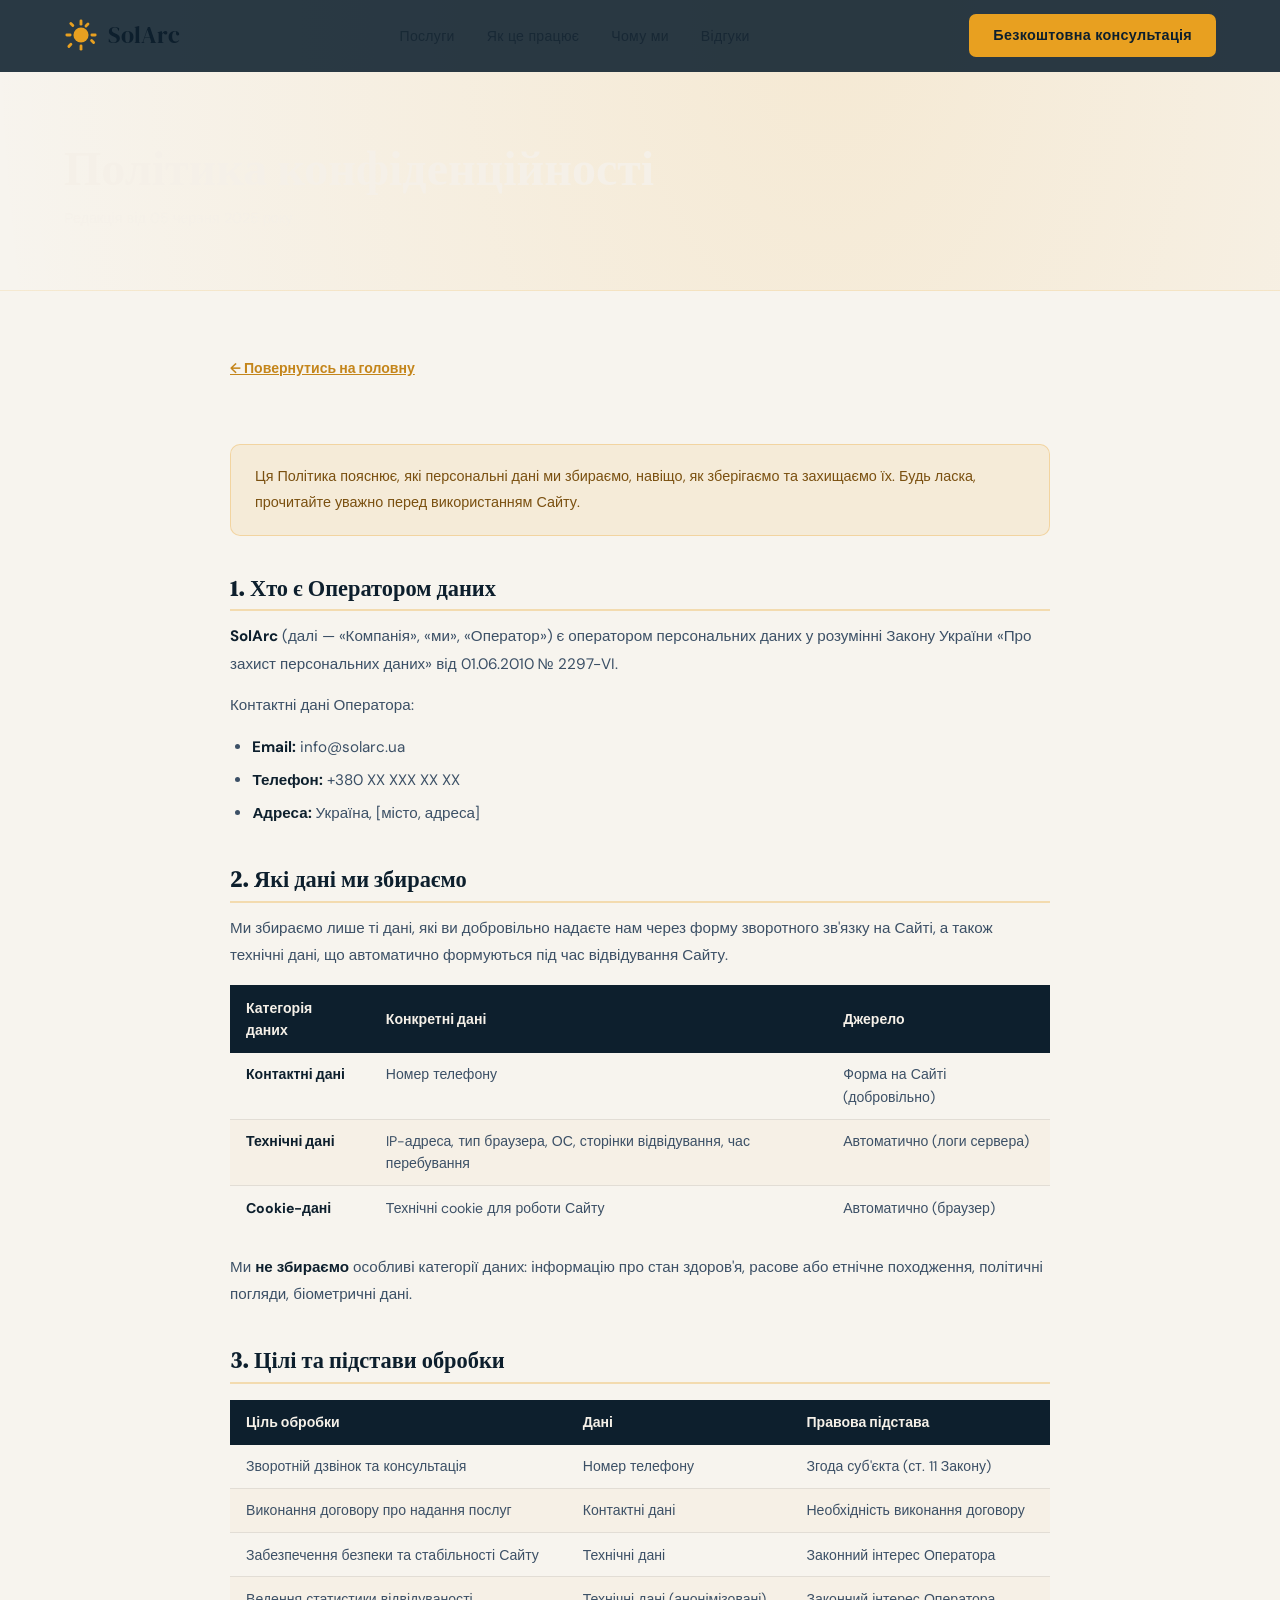
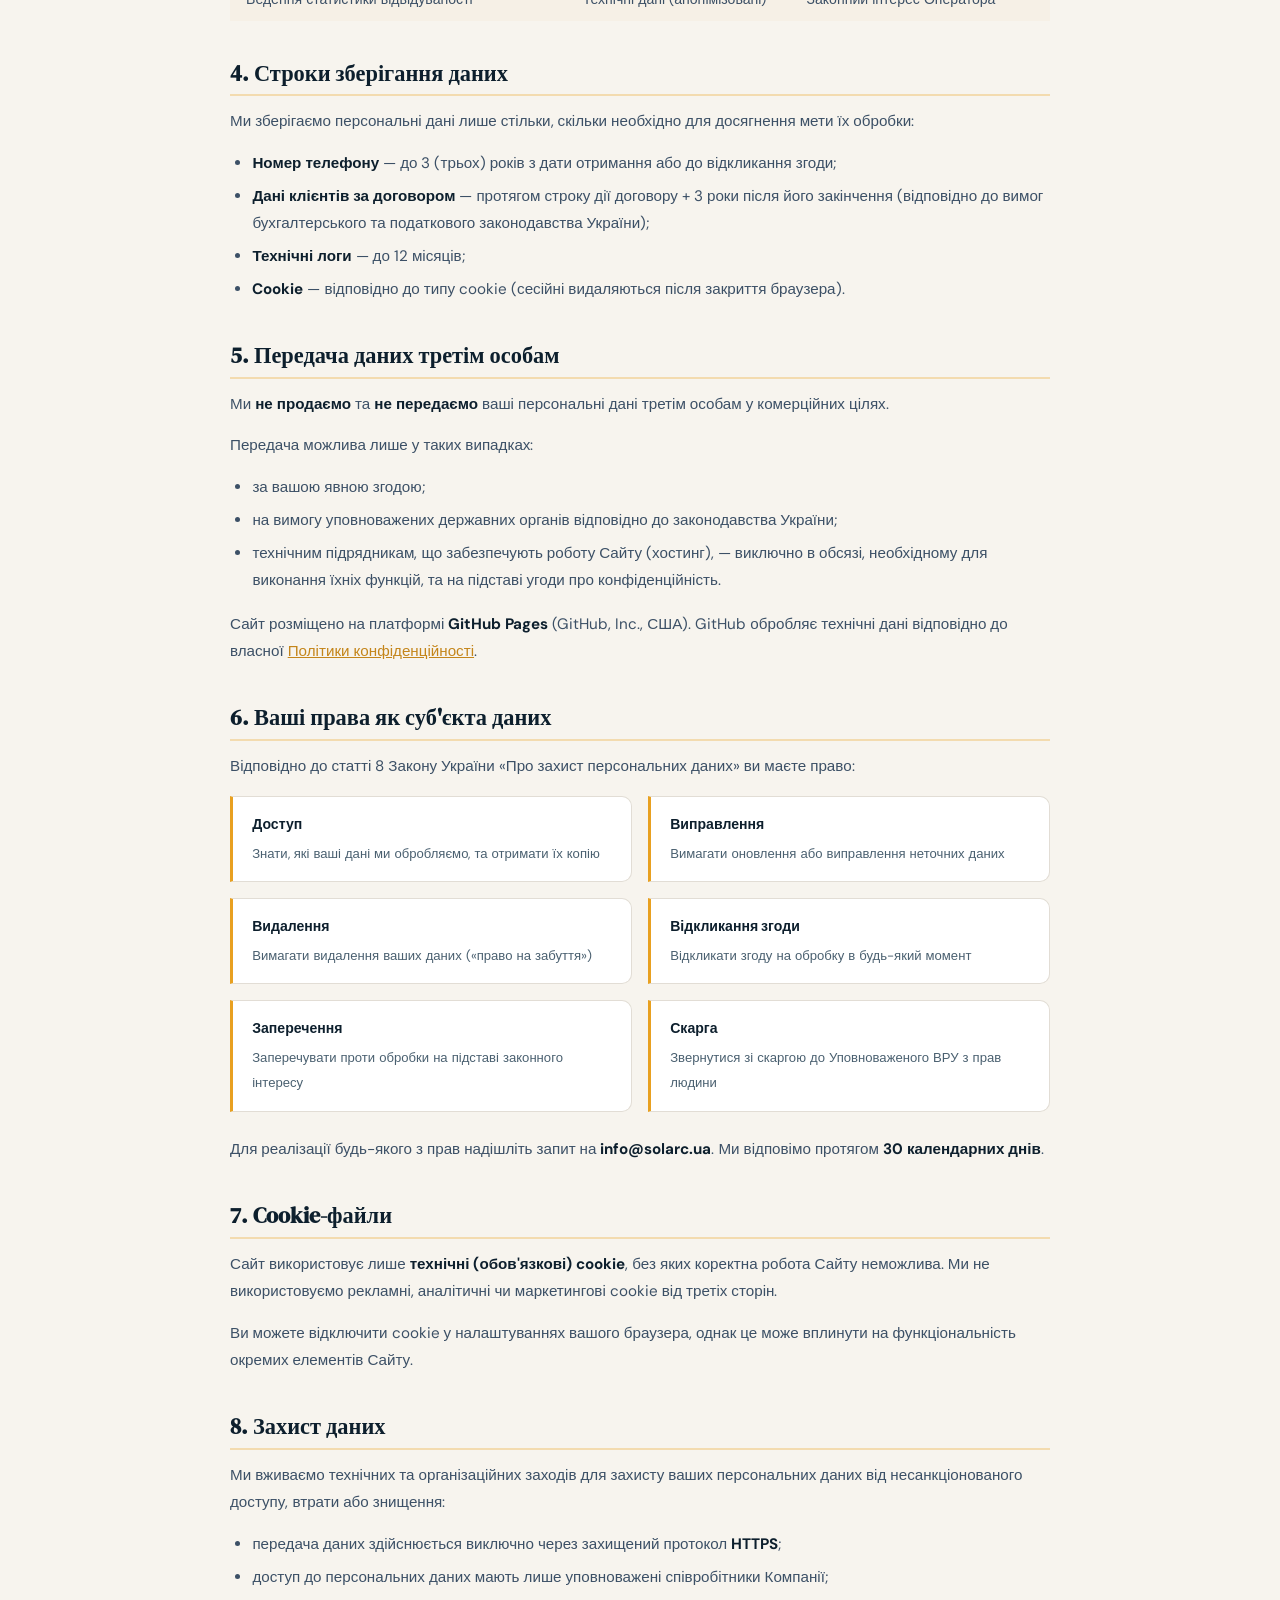
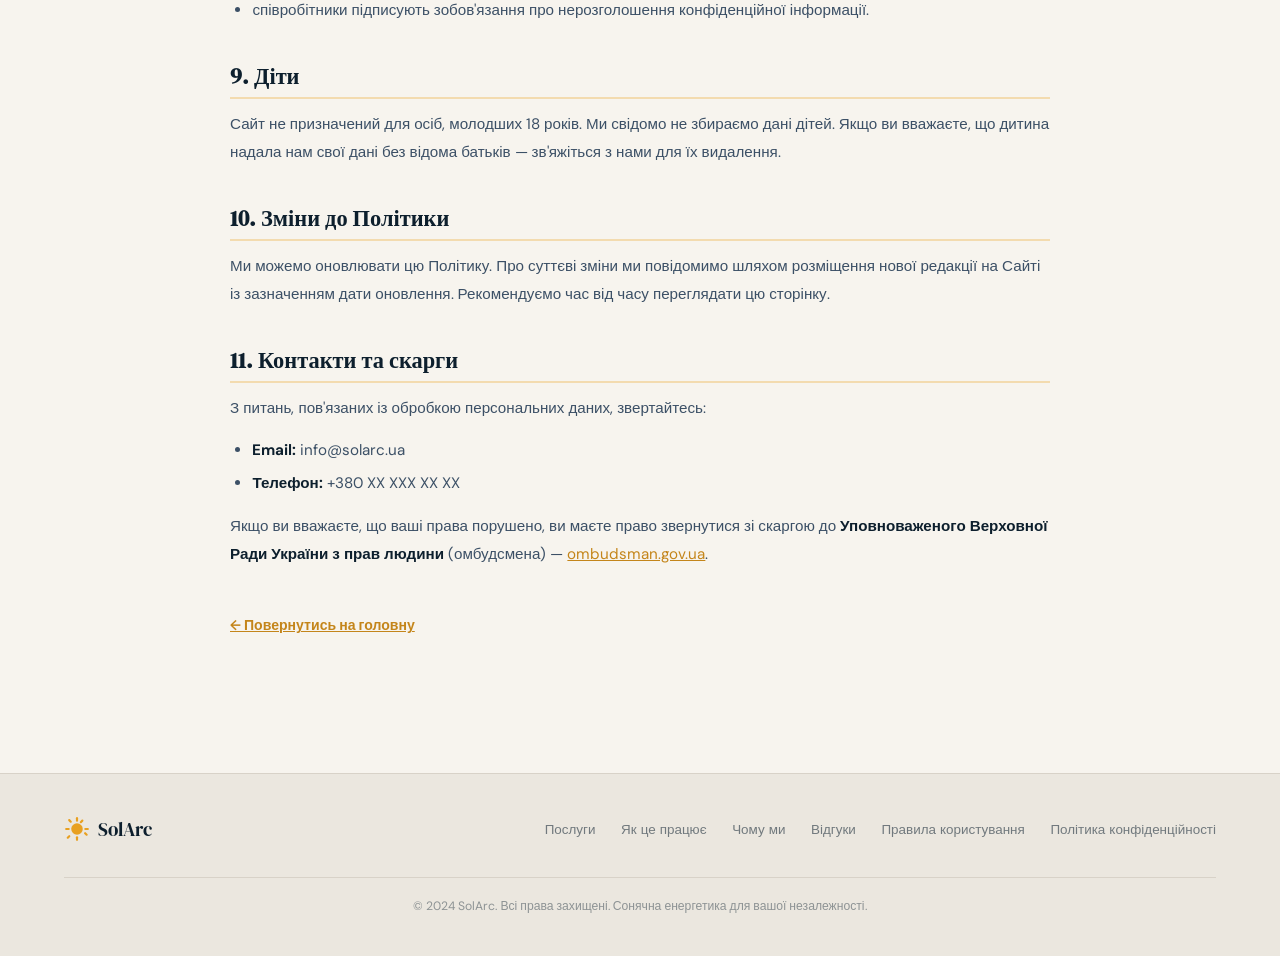
<file: privacy.html>
<!DOCTYPE html>
<html lang="uk">
<head>
    <meta charset="UTF-8">
    <meta name="viewport" content="width=device-width, initial-scale=1.0">
    <title>Політика конфіденційності — SolArc</title>
    <meta name="description" content="Політика конфіденційності SolArc. Як ми збираємо, використовуємо та захищаємо ваші персональні дані.">
    <link rel="icon" href="favicon.svg" type="image/svg+xml">
    <link rel="preconnect" href="https://fonts.googleapis.com">
    <link rel="preconnect" href="https://fonts.gstatic.com" crossorigin>
    <link href="https://fonts.googleapis.com/css2?family=DM+Serif+Display:ital@0;1&family=DM+Sans:wght@300;400;500;600;700&display=swap" rel="stylesheet">
    <link rel="stylesheet" href="style.css">
    <style>
        .terms-hero {
            padding: 140px 5% 60px;
            border-bottom: 1px solid rgba(232,160,32,0.14);
        }
        .terms-hero h1 {
            font-size: clamp(2rem, 4vw, 3rem);
            color: #F5F0E8;
            margin-bottom: 0.6rem;
        }
        .terms-hero p {
            font-size: 0.9rem;
            color: rgba(245,240,232,0.45);
        }
        .terms-body {
            padding: 64px 5% 96px;
            background: #F7F4EE;
        }
        .terms-inner {
            max-width: 820px;
            margin: 0 auto;
        }
        .terms-inner h2 {
            font-family: 'DM Serif Display', serif;
            font-size: 1.4rem;
            color: #0D1F2D;
            margin: 2.5rem 0 0.75rem;
            padding-bottom: 0.4rem;
            border-bottom: 2px solid rgba(232,160,32,0.3);
        }
        .terms-inner h2:first-child { margin-top: 0; }
        .terms-inner h3 {
            font-family: 'DM Sans', sans-serif;
            font-size: 1rem;
            font-weight: 700;
            color: #0D1F2D;
            margin: 1.4rem 0 0.4rem;
        }
        .terms-inner p {
            font-size: 0.95rem;
            color: #3C5066;
            line-height: 1.8;
            margin-bottom: 0.9rem;
        }
        .terms-inner ul {
            margin: 0.5rem 0 1rem 1.4rem;
        }
        .terms-inner ul li {
            font-size: 0.95rem;
            color: #3C5066;
            line-height: 1.8;
            margin-bottom: 0.35rem;
        }
        .terms-inner strong { color: #0D1F2D; }
        .terms-inner a { color: #C4851A; text-decoration: underline; }
        .terms-back {
            display: inline-flex; align-items: center; gap: 0.5rem;
            font-size: 0.88rem; font-weight: 600; color: #E8A020;
            margin-bottom: 2.5rem;
            transition: gap 0.2s;
            text-decoration: none;
        }
        .terms-back:hover { gap: 0.8rem; }
        .notice-box {
            background: rgba(232,160,32,0.1);
            border: 1px solid rgba(232,160,32,0.3);
            border-radius: 10px;
            padding: 1.2rem 1.5rem;
            margin: 1.5rem 0;
        }
        .notice-box p { margin: 0; color: #7a5010; font-size: 0.9rem; }
        .data-table {
            width: 100%;
            border-collapse: collapse;
            margin: 1rem 0 1.5rem;
            font-size: 0.88rem;
        }
        .data-table th {
            background: #0D1F2D;
            color: #F5F0E8;
            font-weight: 600;
            padding: 0.7rem 1rem;
            text-align: left;
        }
        .data-table td {
            padding: 0.65rem 1rem;
            color: #3C5066;
            border-bottom: 1px solid #E2DDD5;
            vertical-align: top;
            line-height: 1.6;
        }
        .data-table tr:last-child td { border-bottom: none; }
        .data-table tr:nth-child(even) td { background: rgba(232,160,32,0.04); }
        .rights-grid {
            display: grid;
            grid-template-columns: repeat(2, 1fr);
            gap: 1rem;
            margin: 1rem 0 1.5rem;
        }
        .right-card {
            background: #FFFFFF;
            border: 1px solid #E2DDD5;
            border-left: 3px solid #E8A020;
            border-radius: 0 10px 10px 0;
            padding: 1rem 1.2rem;
        }
        .right-card strong {
            display: block;
            font-size: 0.88rem;
            margin-bottom: 0.25rem;
        }
        .right-card span {
            font-size: 0.82rem;
            color: #4A6070;
            line-height: 1.55;
        }
        @media (max-width: 600px) {
            .rights-grid { grid-template-columns: 1fr; }
            .data-table { font-size: 0.8rem; }
            .data-table th, .data-table td { padding: 0.5rem 0.6rem; }
        }
    </style>
</head>
<body>

<!-- NAV -->
<nav class="nav" id="main-nav">
    <a href="index.html" class="nav-logo">
        <svg class="sun-icon" viewBox="0 0 36 36" fill="none">
            <circle cx="18" cy="18" r="8" fill="#E8A020"/>
            <g class="sun-rays">
                <rect x="16.5" y="1.5" width="3" height="6.5" rx="1.5" fill="#E8A020"/>
                <rect x="16.5" y="28" width="3" height="6.5" rx="1.5" fill="#E8A020"/>
                <rect x="1.5" y="16.5" width="6.5" height="3" rx="1.5" fill="#E8A020"/>
                <rect x="28" y="16.5" width="6.5" height="3" rx="1.5" fill="#E8A020"/>
                <rect x="5.1" y="5.7" width="3" height="6" rx="1.5" fill="#E8A020" transform="rotate(-45 5.1 5.7)"/>
                <rect x="27.1" y="23.8" width="3" height="6" rx="1.5" fill="#E8A020" transform="rotate(-45 27.1 23.8)"/>
                <rect x="25.4" y="4.3" width="3" height="6" rx="1.5" fill="#E8A020" transform="rotate(45 25.4 4.3)"/>
                <rect x="7.3" y="25.8" width="3" height="6" rx="1.5" fill="#E8A020" transform="rotate(45 7.3 25.8)"/>
            </g>
        </svg>
        SolArc
    </a>
    <ul class="nav-links">
        <li><a href="index.html#services">Послуги</a></li>
        <li><a href="index.html#how">Як це працює</a></li>
        <li><a href="index.html#why">Чому ми</a></li>
        <li><a href="index.html#testimonials">Відгуки</a></li>
    </ul>
    <a href="index.html#cta" class="btn btn-amber nav-cta">Безкоштовна консультація</a>
</nav>

<!-- HERO -->
<div class="terms-hero">
    <h1>Політика конфіденційності</h1>
    <p>Редакція від 05 червня 2025 року</p>
</div>

<!-- BODY -->
<div class="terms-body">
    <div class="terms-inner">

        <a href="index.html" class="terms-back">← Повернутись на головну</a>

        <div class="notice-box">
            <p>Ця Політика пояснює, які персональні дані ми збираємо, навіщо, як зберігаємо та захищаємо їх. Будь ласка, прочитайте уважно перед використанням Сайту.</p>
        </div>

        <h2>1. Хто є Оператором даних</h2>
        <p><strong>SolArc</strong> (далі — «Компанія», «ми», «Оператор») є оператором персональних даних у розумінні Закону України «Про захист персональних даних» від 01.06.2010 № 2297-VI.</p>
        <p>Контактні дані Оператора:</p>
        <ul>
            <li><strong>Email:</strong> info@solarc.ua</li>
            <li><strong>Телефон:</strong> +380 XX XXX XX XX</li>
            <li><strong>Адреса:</strong> Україна, [місто, адреса]</li>
        </ul>

        <h2>2. Які дані ми збираємо</h2>
        <p>Ми збираємо лише ті дані, які ви добровільно надаєте нам через форму зворотного зв'язку на Сайті, а також технічні дані, що автоматично формуються під час відвідування Сайту.</p>

        <table class="data-table">
            <thead>
                <tr>
                    <th>Категорія даних</th>
                    <th>Конкретні дані</th>
                    <th>Джерело</th>
                </tr>
            </thead>
            <tbody>
                <tr>
                    <td><strong>Контактні дані</strong></td>
                    <td>Номер телефону</td>
                    <td>Форма на Сайті (добровільно)</td>
                </tr>
                <tr>
                    <td><strong>Технічні дані</strong></td>
                    <td>IP-адреса, тип браузера, ОС, сторінки відвідування, час перебування</td>
                    <td>Автоматично (логи сервера)</td>
                </tr>
                <tr>
                    <td><strong>Cookie-дані</strong></td>
                    <td>Технічні cookie для роботи Сайту</td>
                    <td>Автоматично (браузер)</td>
                </tr>
            </tbody>
        </table>
        <p>Ми <strong>не збираємо</strong> особливі категорії даних: інформацію про стан здоров'я, расове або етнічне походження, політичні погляди, біометричні дані.</p>

        <h2>3. Цілі та підстави обробки</h2>

        <table class="data-table">
            <thead>
                <tr>
                    <th>Ціль обробки</th>
                    <th>Дані</th>
                    <th>Правова підстава</th>
                </tr>
            </thead>
            <tbody>
                <tr>
                    <td>Зворотній дзвінок та консультація</td>
                    <td>Номер телефону</td>
                    <td>Згода суб'єкта (ст. 11 Закону)</td>
                </tr>
                <tr>
                    <td>Виконання договору про надання послуг</td>
                    <td>Контактні дані</td>
                    <td>Необхідність виконання договору</td>
                </tr>
                <tr>
                    <td>Забезпечення безпеки та стабільності Сайту</td>
                    <td>Технічні дані</td>
                    <td>Законний інтерес Оператора</td>
                </tr>
                <tr>
                    <td>Ведення статистики відвідуваності</td>
                    <td>Технічні дані (анонімізовані)</td>
                    <td>Законний інтерес Оператора</td>
                </tr>
            </tbody>
        </table>

        <h2>4. Строки зберігання даних</h2>
        <p>Ми зберігаємо персональні дані лише стільки, скільки необхідно для досягнення мети їх обробки:</p>
        <ul>
            <li><strong>Номер телефону</strong> — до 3 (трьох) років з дати отримання або до відкликання згоди;</li>
            <li><strong>Дані клієнтів за договором</strong> — протягом строку дії договору + 3 роки після його закінчення (відповідно до вимог бухгалтерського та податкового законодавства України);</li>
            <li><strong>Технічні логи</strong> — до 12 місяців;</li>
            <li><strong>Cookie</strong> — відповідно до типу cookie (сесійні видаляються після закриття браузера).</li>
        </ul>

        <h2>5. Передача даних третім особам</h2>
        <p>Ми <strong>не продаємо</strong> та <strong>не передаємо</strong> ваші персональні дані третім особам у комерційних цілях.</p>
        <p>Передача можлива лише у таких випадках:</p>
        <ul>
            <li>за вашою явною згодою;</li>
            <li>на вимогу уповноважених державних органів відповідно до законодавства України;</li>
            <li>технічним підрядникам, що забезпечують роботу Сайту (хостинг), — виключно в обсязі, необхідному для виконання їхніх функцій, та на підставі угоди про конфіденційність.</li>
        </ul>
        <p>Сайт розміщено на платформі <strong>GitHub Pages</strong> (GitHub, Inc., США). GitHub обробляє технічні дані відповідно до власної <a href="https://docs.github.com/en/site-policy/privacy-policies/github-general-privacy-statement" target="_blank" rel="noopener">Політики конфіденційності</a>.</p>

        <h2>6. Ваші права як суб'єкта даних</h2>
        <p>Відповідно до статті 8 Закону України «Про захист персональних даних» ви маєте право:</p>

        <div class="rights-grid">
            <div class="right-card">
                <strong>Доступ</strong>
                <span>Знати, які ваші дані ми обробляємо, та отримати їх копію</span>
            </div>
            <div class="right-card">
                <strong>Виправлення</strong>
                <span>Вимагати оновлення або виправлення неточних даних</span>
            </div>
            <div class="right-card">
                <strong>Видалення</strong>
                <span>Вимагати видалення ваших даних («право на забуття»)</span>
            </div>
            <div class="right-card">
                <strong>Відкликання згоди</strong>
                <span>Відкликати згоду на обробку в будь-який момент</span>
            </div>
            <div class="right-card">
                <strong>Заперечення</strong>
                <span>Заперечувати проти обробки на підставі законного інтересу</span>
            </div>
            <div class="right-card">
                <strong>Скарга</strong>
                <span>Звернутися зі скаргою до Уповноваженого ВРУ з прав людини</span>
            </div>
        </div>

        <p>Для реалізації будь-якого з прав надішліть запит на <strong>info@solarc.ua</strong>. Ми відповімо протягом <strong>30 календарних днів</strong>.</p>

        <h2>7. Cookie-файли</h2>
        <p>Сайт використовує лише <strong>технічні (обов'язкові) cookie</strong>, без яких коректна робота Сайту неможлива. Ми не використовуємо рекламні, аналітичні чи маркетингові cookie від третіх сторін.</p>
        <p>Ви можете відключити cookie у налаштуваннях вашого браузера, однак це може вплинути на функціональність окремих елементів Сайту.</p>

        <h2>8. Захист даних</h2>
        <p>Ми вживаємо технічних та організаційних заходів для захисту ваших персональних даних від несанкціонованого доступу, втрати або знищення:</p>
        <ul>
            <li>передача даних здійснюється виключно через захищений протокол <strong>HTTPS</strong>;</li>
            <li>доступ до персональних даних мають лише уповноважені співробітники Компанії;</li>
            <li>співробітники підписують зобов'язання про нерозголошення конфіденційної інформації.</li>
        </ul>

        <h2>9. Діти</h2>
        <p>Сайт не призначений для осіб, молодших 18 років. Ми свідомо не збираємо дані дітей. Якщо ви вважаєте, що дитина надала нам свої дані без відома батьків — зв'яжіться з нами для їх видалення.</p>

        <h2>10. Зміни до Політики</h2>
        <p>Ми можемо оновлювати цю Політику. Про суттєві зміни ми повідомимо шляхом розміщення нової редакції на Сайті із зазначенням дати оновлення. Рекомендуємо час від часу переглядати цю сторінку.</p>

        <h2>11. Контакти та скарги</h2>
        <p>З питань, пов'язаних із обробкою персональних даних, звертайтесь:</p>
        <ul>
            <li><strong>Email:</strong> info@solarc.ua</li>
            <li><strong>Телефон:</strong> +380 XX XXX XX XX</li>
        </ul>
        <p>Якщо ви вважаєте, що ваші права порушено, ви маєте право звернутися зі скаргою до <strong>Уповноваженого Верховної Ради України з прав людини</strong> (омбудсмена) — <a href="https://www.ombudsman.gov.ua" target="_blank" rel="noopener">ombudsman.gov.ua</a>.</p>

        <a href="index.html" class="terms-back" style="margin-top:2rem; display:inline-flex;">← Повернутись на головну</a>

    </div>
</div>

<!-- FOOTER -->
<footer>
    <div class="footer-inner">
        <a href="index.html" class="footer-logo">
            <svg width="26" height="26" viewBox="0 0 36 36" fill="none">
                <circle cx="18" cy="18" r="8" fill="#E8A020"/>
                <g style="transform-origin:18px 18px; animation:rotate 20s linear infinite;">
                    <rect x="16.5" y="1.5" width="3" height="6.5" rx="1.5" fill="#E8A020"/>
                    <rect x="16.5" y="28"  width="3" height="6.5" rx="1.5" fill="#E8A020"/>
                    <rect x="1.5"  y="16.5" width="6.5" height="3" rx="1.5" fill="#E8A020"/>
                    <rect x="28"   y="16.5" width="6.5" height="3" rx="1.5" fill="#E8A020"/>
                    <rect x="5.1"  y="5.7"  width="3" height="6" rx="1.5" fill="#E8A020" transform="rotate(-45 5.1 5.7)"/>
                    <rect x="27.1" y="23.8" width="3" height="6" rx="1.5" fill="#E8A020" transform="rotate(-45 27.1 23.8)"/>
                    <rect x="25.4" y="4.3"  width="3" height="6" rx="1.5" fill="#E8A020" transform="rotate(45 25.4 4.3)"/>
                    <rect x="7.3"  y="25.8" width="3" height="6" rx="1.5" fill="#E8A020" transform="rotate(45 7.3 25.8)"/>
                </g>
            </svg>
            SolArc
        </a>
        <nav class="footer-links">
            <a href="index.html#services">Послуги</a>
            <a href="index.html#how">Як це працює</a>
            <a href="index.html#why">Чому ми</a>
            <a href="index.html#testimonials">Відгуки</a>
            <a href="terms.html">Правила користування</a>
            <a href="privacy.html">Політика конфіденційності</a>
        </nav>
        <div class="footer-copy">© 2024 SolArc. Всі права захищені. Сонячна енергетика для вашої незалежності.</div>
    </div>
</footer>

<script>
    window.addEventListener('scroll', () => {
        const nav = document.getElementById('main-nav');
        nav.style.background = window.scrollY > 60
            ? 'rgba(13,31,45,0.97)'
            : 'rgba(13,31,45,0.88)';
    }, { passive: true });
</script>
</body>
</html>
</file>
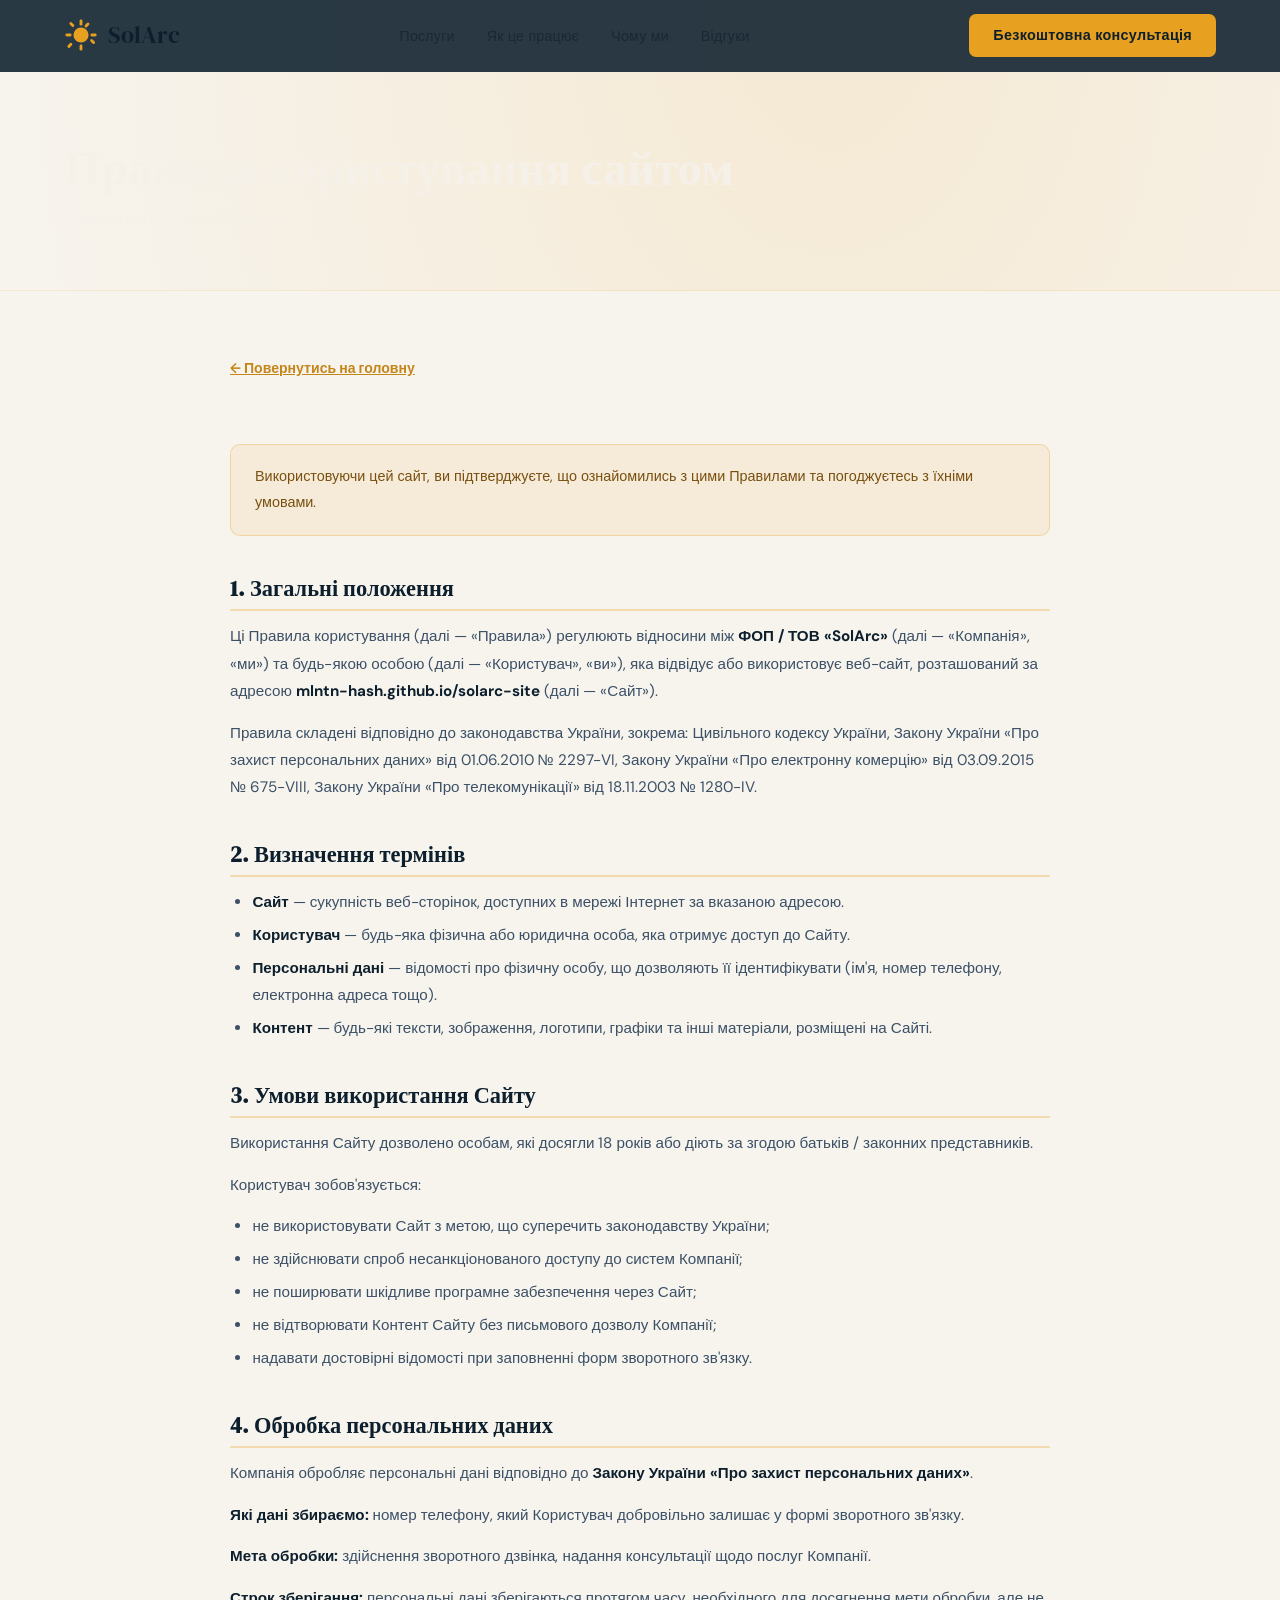
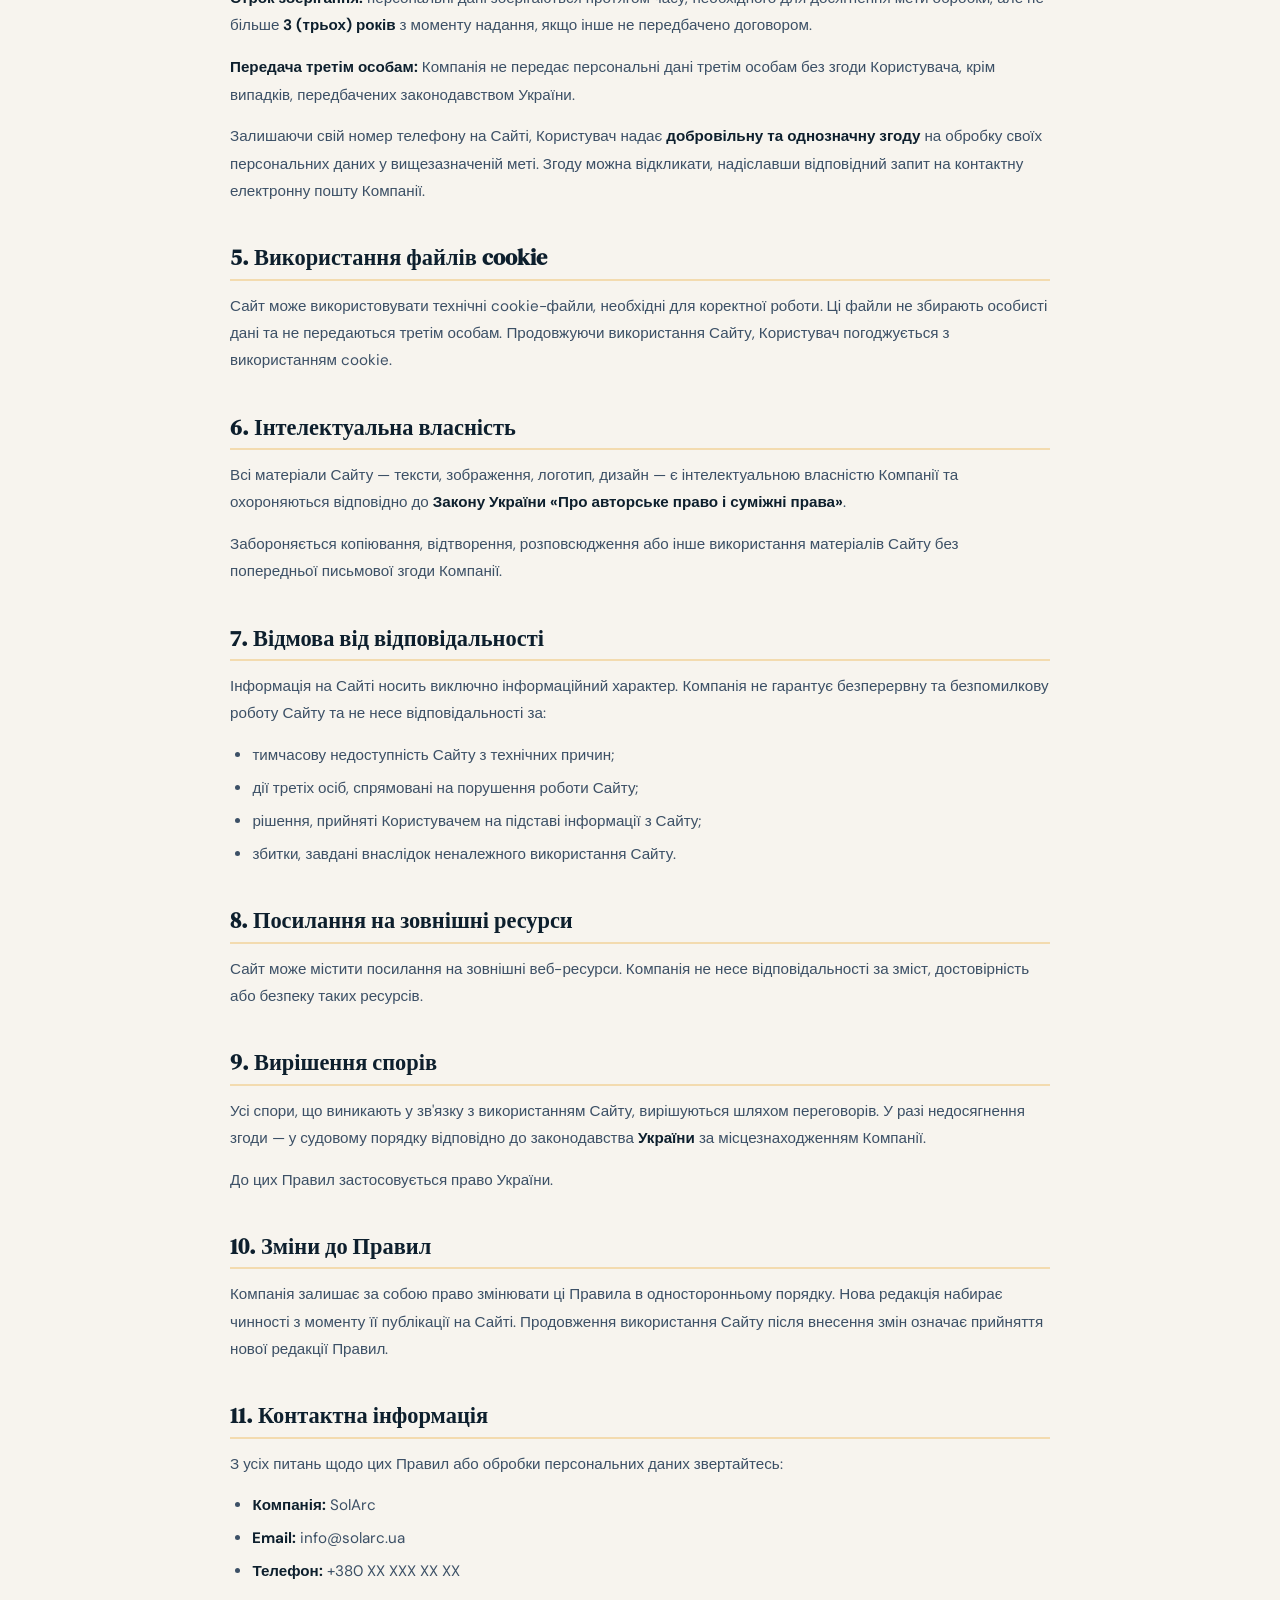
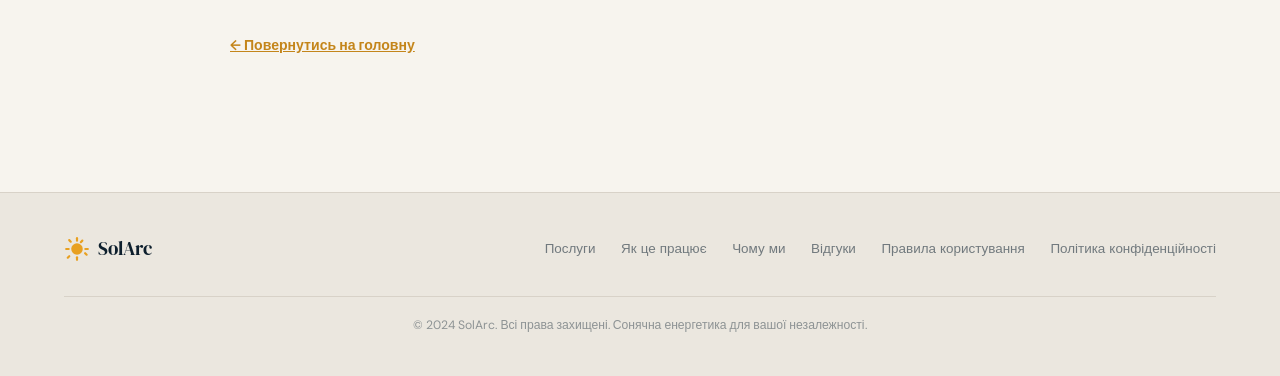
<file: terms.html>
<!DOCTYPE html>
<html lang="uk">
<head>
    <meta charset="UTF-8">
    <meta name="viewport" content="width=device-width, initial-scale=1.0">
    <title>Правила користування — SolArc</title>
    <meta name="description" content="Правила користування сайтом SolArc. Умови використання, обробка персональних даних, відповідальність сторін.">
    <link rel="icon" href="favicon.svg" type="image/svg+xml">
    <link rel="preconnect" href="https://fonts.googleapis.com">
    <link rel="preconnect" href="https://fonts.gstatic.com" crossorigin>
    <link href="https://fonts.googleapis.com/css2?family=DM+Serif+Display:ital@0;1&family=DM+Sans:wght@300;400;500;600;700&display=swap" rel="stylesheet">
    <link rel="stylesheet" href="style.css">
    <style>
        .terms-hero {
            padding: 140px 5% 60px;
            border-bottom: 1px solid rgba(232,160,32,0.14);
        }
        .terms-hero h1 {
            font-size: clamp(2rem, 4vw, 3rem);
            color: #F5F0E8;
            margin-bottom: 0.6rem;
        }
        .terms-hero p {
            font-size: 0.9rem;
            color: rgba(245,240,232,0.45);
        }
        .terms-body {
            padding: 64px 5% 96px;
            background: #F7F4EE;
        }
        .terms-inner {
            max-width: 820px;
            margin: 0 auto;
        }
        .terms-inner h2 {
            font-family: 'DM Serif Display', serif;
            font-size: 1.4rem;
            color: #0D1F2D;
            margin: 2.5rem 0 0.75rem;
            padding-bottom: 0.4rem;
            border-bottom: 2px solid rgba(232,160,32,0.3);
        }
        .terms-inner h2:first-child { margin-top: 0; }
        .terms-inner p {
            font-size: 0.95rem;
            color: #3C5066;
            line-height: 1.8;
            margin-bottom: 0.9rem;
        }
        .terms-inner ul {
            margin: 0.5rem 0 1rem 1.4rem;
        }
        .terms-inner ul li {
            font-size: 0.95rem;
            color: #3C5066;
            line-height: 1.8;
            margin-bottom: 0.35rem;
        }
        .terms-inner strong { color: #0D1F2D; }
        .terms-inner a { color: #C4851A; text-decoration: underline; }
        .terms-back {
            display: inline-flex; align-items: center; gap: 0.5rem;
            font-size: 0.88rem; font-weight: 600; color: #E8A020;
            margin-bottom: 2.5rem;
            transition: gap 0.2s;
        }
        .terms-back:hover { gap: 0.8rem; }
        .notice-box {
            background: rgba(232,160,32,0.1);
            border: 1px solid rgba(232,160,32,0.3);
            border-radius: 10px;
            padding: 1.2rem 1.5rem;
            margin: 1.5rem 0;
        }
        .notice-box p { margin: 0; color: #7a5010; font-size: 0.9rem; }
    </style>
</head>
<body>

<!-- NAV -->
<nav class="nav" id="main-nav">
    <a href="index.html" class="nav-logo">
        <svg class="sun-icon" viewBox="0 0 36 36" fill="none">
            <circle cx="18" cy="18" r="8" fill="#E8A020"/>
            <g class="sun-rays">
                <rect x="16.5" y="1.5" width="3" height="6.5" rx="1.5" fill="#E8A020"/>
                <rect x="16.5" y="28" width="3" height="6.5" rx="1.5" fill="#E8A020"/>
                <rect x="1.5" y="16.5" width="6.5" height="3" rx="1.5" fill="#E8A020"/>
                <rect x="28" y="16.5" width="6.5" height="3" rx="1.5" fill="#E8A020"/>
                <rect x="5.1" y="5.7" width="3" height="6" rx="1.5" fill="#E8A020" transform="rotate(-45 5.1 5.7)"/>
                <rect x="27.1" y="23.8" width="3" height="6" rx="1.5" fill="#E8A020" transform="rotate(-45 27.1 23.8)"/>
                <rect x="25.4" y="4.3" width="3" height="6" rx="1.5" fill="#E8A020" transform="rotate(45 25.4 4.3)"/>
                <rect x="7.3" y="25.8" width="3" height="6" rx="1.5" fill="#E8A020" transform="rotate(45 7.3 25.8)"/>
            </g>
        </svg>
        SolArc
    </a>
    <ul class="nav-links">
        <li><a href="index.html#services">Послуги</a></li>
        <li><a href="index.html#how">Як це працює</a></li>
        <li><a href="index.html#why">Чому ми</a></li>
        <li><a href="index.html#testimonials">Відгуки</a></li>
    </ul>
    <a href="index.html#cta" class="btn btn-amber nav-cta">Безкоштовна консультація</a>
</nav>

<!-- HERO -->
<div class="terms-hero">
    <h1>Правила користування сайтом</h1>
    <p>Редакція від 05 червня 2025 року</p>
</div>

<!-- BODY -->
<div class="terms-body">
    <div class="terms-inner">

        <a href="index.html" class="terms-back">← Повернутись на головну</a>

        <div class="notice-box">
            <p>Використовуючи цей сайт, ви підтверджуєте, що ознайомились з цими Правилами та погоджуєтесь з їхніми умовами.</p>
        </div>

        <h2>1. Загальні положення</h2>
        <p>Ці Правила користування (далі — «Правила») регулюють відносини між <strong>ФОП / ТОВ «SolArc»</strong> (далі — «Компанія», «ми») та будь-якою особою (далі — «Користувач», «ви»), яка відвідує або використовує веб-сайт, розташований за адресою <strong>mlntn-hash.github.io/solarc-site</strong> (далі — «Сайт»).</p>
        <p>Правила складені відповідно до законодавства України, зокрема: Цивільного кодексу України, Закону України «Про захист персональних даних» від 01.06.2010 № 2297-VI, Закону України «Про електронну комерцію» від 03.09.2015 № 675-VIII, Закону України «Про телекомунікації» від 18.11.2003 № 1280-IV.</p>

        <h2>2. Визначення термінів</h2>
        <ul>
            <li><strong>Сайт</strong> — сукупність веб-сторінок, доступних в мережі Інтернет за вказаною адресою.</li>
            <li><strong>Користувач</strong> — будь-яка фізична або юридична особа, яка отримує доступ до Сайту.</li>
            <li><strong>Персональні дані</strong> — відомості про фізичну особу, що дозволяють її ідентифікувати (ім'я, номер телефону, електронна адреса тощо).</li>
            <li><strong>Контент</strong> — будь-які тексти, зображення, логотипи, графіки та інші матеріали, розміщені на Сайті.</li>
        </ul>

        <h2>3. Умови використання Сайту</h2>
        <p>Використання Сайту дозволено особам, які досягли 18 років або діють за згодою батьків / законних представників.</p>
        <p>Користувач зобов'язується:</p>
        <ul>
            <li>не використовувати Сайт з метою, що суперечить законодавству України;</li>
            <li>не здійснювати спроб несанкціонованого доступу до систем Компанії;</li>
            <li>не поширювати шкідливе програмне забезпечення через Сайт;</li>
            <li>не відтворювати Контент Сайту без письмового дозволу Компанії;</li>
            <li>надавати достовірні відомості при заповненні форм зворотного зв'язку.</li>
        </ul>

        <h2>4. Обробка персональних даних</h2>
        <p>Компанія обробляє персональні дані відповідно до <strong>Закону України «Про захист персональних даних»</strong>.</p>
        <p><strong>Які дані збираємо:</strong> номер телефону, який Користувач добровільно залишає у формі зворотного зв'язку.</p>
        <p><strong>Мета обробки:</strong> здійснення зворотного дзвінка, надання консультації щодо послуг Компанії.</p>
        <p><strong>Строк зберігання:</strong> персональні дані зберігаються протягом часу, необхідного для досягнення мети обробки, але не більше <strong>3 (трьох) років</strong> з моменту надання, якщо інше не передбачено договором.</p>
        <p><strong>Передача третім особам:</strong> Компанія не передає персональні дані третім особам без згоди Користувача, крім випадків, передбачених законодавством України.</p>
        <p>Залишаючи свій номер телефону на Сайті, Користувач надає <strong>добровільну та однозначну згоду</strong> на обробку своїх персональних даних у вищезазначеній меті. Згоду можна відкликати, надіславши відповідний запит на контактну електронну пошту Компанії.</p>

        <h2>5. Використання файлів cookie</h2>
        <p>Сайт може використовувати технічні cookie-файли, необхідні для коректної роботи. Ці файли не збирають особисті дані та не передаються третім особам. Продовжуючи використання Сайту, Користувач погоджується з використанням cookie.</p>

        <h2>6. Інтелектуальна власність</h2>
        <p>Всі матеріали Сайту — тексти, зображення, логотип, дизайн — є інтелектуальною власністю Компанії та охороняються відповідно до <strong>Закону України «Про авторське право і суміжні права»</strong>.</p>
        <p>Забороняється копіювання, відтворення, розповсюдження або інше використання матеріалів Сайту без попередньої письмової згоди Компанії.</p>

        <h2>7. Відмова від відповідальності</h2>
        <p>Інформація на Сайті носить виключно інформаційний характер. Компанія не гарантує безперервну та безпомилкову роботу Сайту та не несе відповідальності за:</p>
        <ul>
            <li>тимчасову недоступність Сайту з технічних причин;</li>
            <li>дії третіх осіб, спрямовані на порушення роботи Сайту;</li>
            <li>рішення, прийняті Користувачем на підставі інформації з Сайту;</li>
            <li>збитки, завдані внаслідок неналежного використання Сайту.</li>
        </ul>

        <h2>8. Посилання на зовнішні ресурси</h2>
        <p>Сайт може містити посилання на зовнішні веб-ресурси. Компанія не несе відповідальності за зміст, достовірність або безпеку таких ресурсів.</p>

        <h2>9. Вирішення спорів</h2>
        <p>Усі спори, що виникають у зв'язку з використанням Сайту, вирішуються шляхом переговорів. У разі недосягнення згоди — у судовому порядку відповідно до законодавства <strong>України</strong> за місцезнаходженням Компанії.</p>
        <p>До цих Правил застосовується право України.</p>

        <h2>10. Зміни до Правил</h2>
        <p>Компанія залишає за собою право змінювати ці Правила в односторонньому порядку. Нова редакція набирає чинності з моменту її публікації на Сайті. Продовження використання Сайту після внесення змін означає прийняття нової редакції Правил.</p>

        <h2>11. Контактна інформація</h2>
        <p>З усіх питань щодо цих Правил або обробки персональних даних звертайтесь:</p>
        <ul>
            <li><strong>Компанія:</strong> SolArc</li>
            <li><strong>Email:</strong> info@solarc.ua</li>
            <li><strong>Телефон:</strong> +380 XX XXX XX XX</li>
        </ul>

        <a href="index.html" class="terms-back" style="margin-top:2rem; display:inline-flex;">← Повернутись на головну</a>

    </div>
</div>

<!-- FOOTER -->
<footer>
    <div class="footer-inner">
        <a href="index.html" class="footer-logo">
            <svg width="26" height="26" viewBox="0 0 36 36" fill="none">
                <circle cx="18" cy="18" r="8" fill="#E8A020"/>
                <g style="transform-origin:18px 18px; animation:rotate 20s linear infinite;">
                    <rect x="16.5" y="1.5" width="3" height="6.5" rx="1.5" fill="#E8A020"/>
                    <rect x="16.5" y="28"  width="3" height="6.5" rx="1.5" fill="#E8A020"/>
                    <rect x="1.5"  y="16.5" width="6.5" height="3" rx="1.5" fill="#E8A020"/>
                    <rect x="28"   y="16.5" width="6.5" height="3" rx="1.5" fill="#E8A020"/>
                    <rect x="5.1"  y="5.7"  width="3" height="6" rx="1.5" fill="#E8A020" transform="rotate(-45 5.1 5.7)"/>
                    <rect x="27.1" y="23.8" width="3" height="6" rx="1.5" fill="#E8A020" transform="rotate(-45 27.1 23.8)"/>
                    <rect x="25.4" y="4.3"  width="3" height="6" rx="1.5" fill="#E8A020" transform="rotate(45 25.4 4.3)"/>
                    <rect x="7.3"  y="25.8" width="3" height="6" rx="1.5" fill="#E8A020" transform="rotate(45 7.3 25.8)"/>
                </g>
            </svg>
            SolArc
        </a>
        <nav class="footer-links">
            <a href="index.html#services">Послуги</a>
            <a href="index.html#how">Як це працює</a>
            <a href="index.html#why">Чому ми</a>
            <a href="index.html#testimonials">Відгуки</a>
            <a href="terms.html">Правила користування</a>
            <a href="privacy.html">Політика конфіденційності</a>
        </nav>
        <div class="footer-copy">© 2024 SolArc. Всі права захищені. Сонячна енергетика для вашої незалежності.</div>
    </div>
</footer>

<script>
    window.addEventListener('scroll', () => {
        const nav = document.getElementById('main-nav');
        nav.style.background = window.scrollY > 60
            ? 'rgba(13,31,45,0.97)'
            : 'rgba(13,31,45,0.88)';
    }, { passive: true });
</script>
</body>
</html>
</file>
<file: style.css>
/* ===== RESET & BASE ===== */
*, *::before, *::after { box-sizing: border-box; margin: 0; padding: 0; }
html { scroll-behavior: smooth; }
body {
    background-color: #F7F4EE;
    background-image:
        radial-gradient(ellipse 120% 60% at 65% 0%, rgba(232,160,32,0.13) 0%, transparent 55%),
        radial-gradient(ellipse 70% 50% at 0% 85%, rgba(43,181,160,0.09) 0%, transparent 50%),
        radial-gradient(ellipse 50% 40% at 100% 40%, rgba(232,160,32,0.07) 0%, transparent 50%);
    color: #0D1F2D;
    font-family: 'DM Sans', sans-serif;
    overflow-x: hidden;
    line-height: 1.6;
}
h1, h2, h3, h4 { font-family: 'DM Serif Display', serif; line-height: 1.2; }
a { color: inherit; text-decoration: none; }
img { max-width: 100%; }

/* ===== KEYFRAMES ===== */
@keyframes rotate {
    from { transform: rotate(0deg); }
    to   { transform: rotate(360deg); }
}
@keyframes fadeDown {
    from { opacity: 0; transform: translateY(-22px); }
    to   { opacity: 1; transform: translateY(0); }
}
@keyframes fadeUp {
    from { opacity: 0; transform: translateY(32px); }
    to   { opacity: 1; transform: translateY(0); }
}
@keyframes pulse {
    0%, 100% { opacity: 0.5; }
    50%       { opacity: 1; }
}
@keyframes rayPulse {
    0%, 100% { opacity: 0.6; }
    50%       { opacity: 1; }
}

/* ===== NAV ===== */
.nav {
    position: fixed; top: 0; left: 0; right: 0; width: 100%; z-index: 100;
    display: flex; align-items: center; justify-content: space-between;
    padding: 0 5%; height: 72px;
    background: rgba(247, 243, 235, 0);
    backdrop-filter: blur(0px);
    -webkit-backdrop-filter: blur(0px);
    border-bottom: 1px solid transparent;
    box-shadow: none;
    transition: background 0.3s ease, border-color 0.3s ease, box-shadow 0.3s ease, backdrop-filter 0.3s ease;
    animation: fadeDown 0.55s ease both;
}
.nav-logo {
    display: flex; align-items: center; gap: 10px;
    font-family: 'DM Serif Display', serif; font-size: 1.5rem;
}
.sun-icon { width: 34px; height: 34px; }
.sun-rays { transform-origin: 18px 18px; animation: rotate 20s linear infinite; }
.nav-links { display: flex; gap: 2rem; list-style: none; }
.nav-links a {
    font-size: 0.88rem; font-weight: 500; letter-spacing: 0.02em;
    color: rgba(13, 31, 45, 0.62); transition: color 0.25s;
}
.nav-links a:hover { color: #E8A020; }

/* ===== BUTTONS ===== */
.btn {
    display: inline-flex; align-items: center; justify-content: center;
    padding: 0.65rem 1.5rem; border-radius: 7px; border: none; cursor: pointer;
    font-family: 'DM Sans', sans-serif; font-size: 0.9rem; font-weight: 600;
    letter-spacing: 0.02em; transition: transform 0.25s, box-shadow 0.25s, background 0.25s;
}
.btn-amber { background: #E8A020; color: #0D1F2D; }
.btn-amber:hover {
    background: #f5b535; transform: translateY(-2px);
    box-shadow: 0 6px 22px rgba(232, 160, 32, 0.45);
}
.btn-outline {
    background: transparent; color: #0D1F2D;
    border: 1.5px solid rgba(13, 31, 45, 0.28);
}
.btn-outline:hover { border-color: #E8A020; color: #E8A020; transform: translateY(-2px); }
.btn-teal { background: #2BB5A0; color: #0D1F2D; }
.btn-teal:hover {
    background: #34ccb7; transform: translateY(-2px);
    box-shadow: 0 6px 22px rgba(43, 181, 160, 0.35);
}
.btn-lg { padding: 0.9rem 2.2rem; font-size: 1rem; }

/* ===== HERO ===== */
.hero {
    min-height: 100vh; display: flex; align-items: center;
    position: relative; overflow: hidden; padding: 120px 5% 80px;
}
.hero-grid {
    position: absolute; inset: 0;
    background-image:
        linear-gradient(rgba(232,160,32,0.1) 1px, transparent 1px),
        linear-gradient(90deg, rgba(232,160,32,0.1) 1px, transparent 1px);
    background-size: 52px 52px;
    mask-image: radial-gradient(ellipse 90% 90% at 50% 50%, black 0%, transparent 100%);
    -webkit-mask-image: radial-gradient(ellipse 90% 90% at 50% 50%, black 0%, transparent 100%);
}
.hero-glow {
    position: absolute; width: 900px; height: 900px;
    top: 45%; left: 30%; transform: translate(-50%, -50%);
    background: radial-gradient(ellipse, rgba(232,160,32,0.12) 0%, transparent 65%);
    pointer-events: none;
}
.hero-sunrays {
    position: absolute;
    width: 700px; height: 700px;
    right: 12%; top: 50%;
    transform: translateY(-50%);
    background: repeating-conic-gradient(
        from 0deg,
        rgba(232, 160, 32, 0.09) 0deg 9deg,
        transparent 9deg 20deg
    );
    border-radius: 50%;
    animation: rotate 90s linear infinite;
    pointer-events: none;
    z-index: 1;
    mask-image: radial-gradient(ellipse 55% 55% at 50% 50%, black 20%, transparent 70%);
    -webkit-mask-image: radial-gradient(ellipse 55% 55% at 50% 50%, black 20%, transparent 70%);
}
.hero-inner {
    position: relative; z-index: 2;
    display: grid; grid-template-columns: 1fr 1fr;
    gap: 4rem; align-items: center;
    max-width: 1200px; margin: 0 auto; width: 100%;
}
.hero-content { display: flex; flex-direction: column; gap: 1.6rem; }
.hero-badge {
    display: inline-flex; align-items: center; gap: 0.5rem;
    padding: 0.4rem 1rem; border-radius: 50px;
    background: rgba(232,160,32,0.12); border: 1px solid rgba(232,160,32,0.32);
    font-size: 0.79rem; font-weight: 600; color: #C4851A;
    width: fit-content; letter-spacing: 0.04em;
    animation: fadeUp 0.6s ease 0.15s both;
}
.hero-badge-dot {
    width: 6px; height: 6px; border-radius: 50%;
    background: #E8A020; animation: pulse 2s ease infinite;
}
.hero h1 {
    font-size: clamp(2.4rem, 5vw, 3.8rem);
    animation: fadeUp 0.6s ease 0.35s both;
}
.hero h1 em { font-style: italic; color: #E8A020; }
.hero-sub {
    font-size: 1.05rem; color: rgba(13,31,45,0.62);
    max-width: 470px; line-height: 1.75;
    animation: fadeUp 0.6s ease 0.55s both;
}
.hero-buttons {
    display: flex; gap: 1rem; flex-wrap: wrap;
    animation: fadeUp 0.6s ease 0.75s both;
}
.hero-illus {
    display: flex; justify-content: center; align-items: center;
    animation: fadeUp 0.8s ease 0.5s both;
    position: relative; z-index: 2;
}
.hero-svg { width: 100%; max-width: 480px; height: auto; }

/* ===== STATS ===== */
.stats {
    background: rgba(232,160,32,0.09);
    border-top: 1px solid rgba(232,160,32,0.22);
    border-bottom: 1px solid rgba(232,160,32,0.22);
    padding: 2rem 5%;
}
.stats-inner {
    display: grid; grid-template-columns: repeat(3, 1fr);
    max-width: 1200px; margin: 0 auto; text-align: center;
}
.stat-item {
    padding: 1.2rem;
    border-right: 1px solid rgba(13,31,45,0.12);
}
.stat-item:last-child { border-right: none; }
.stat-num {
    font-family: 'DM Serif Display', serif; font-size: 2.4rem;
    color: #E8A020; line-height: 1;
}
.stat-lbl {
    font-size: 0.82rem; color: #4A6070;
    margin-top: 0.35rem; font-weight: 500;
}

/* ===== SECTION BASE ===== */
.section { padding: 96px 5%; }
.section-inner { max-width: 1200px; margin: 0 auto; }
.section-label {
    display: inline-block; font-size: 0.75rem; font-weight: 700;
    letter-spacing: 0.14em; text-transform: uppercase;
    color: #C4851A; margin-bottom: 0.7rem;
}
.section-title {
    font-size: clamp(1.9rem, 3.2vw, 2.7rem);
    color: #0D1F2D; margin-bottom: 0.9rem;
}
.section-sub {
    font-size: 1rem; color: #4A6070;
    max-width: 520px; line-height: 1.75; margin-bottom: 3.5rem;
}

/* ===== LIGHT SECTION ===== */
.section--light {
    background: #F7F4EE;
}
.section--light .section-title { color: #0D1F2D; }
.section--light .section-sub   { color: #4A6070; }
.section--light .section-label { color: #C4851A; }

.section--light .svc-card {
    background: #FFFFFF;
    border-color: #E2DDD5;
    box-shadow: 0 2px 16px rgba(13,31,45,0.07);
}
.section--light .svc-card:hover {
    box-shadow: 0 10px 36px rgba(13,31,45,0.13);
    border-color: rgba(200,133,26,0.35);
}
.section--light .svc-card h3 { color: #0D1F2D; }
.section--light .svc-card p  { color: #4A6070; }
.section--light .svc-icon    { background: rgba(232,160,32,0.12); }

.section--light .ben-card {
    background: #FFFFFF;
    border-color: #E2DDD5;
    border-left-color: #E8A020;
    box-shadow: 0 2px 12px rgba(13,31,45,0.07);
}
.section--light .ben-card h4 { color: #0D1F2D; }
.section--light .ben-card p  { color: #4A6070; }

.section--light .chart-box {
    background: #FFFFFF;
    border-color: #E2DDD5;
    box-shadow: 0 4px 24px rgba(13,31,45,0.1);
}
.section--light .chart-hd { color: #0D1F2D; }
.section--light .chart-sd { color: #6B7F8E; }
.section--light .leg       { color: #4A6070; }
.section--light .chart-box svg text { fill: rgba(13,31,45,0.45); }

.section--light .why-grid .section-title { color: #0D1F2D; }

/* ===== SERVICES ===== */
.services-grid {
    display: grid; grid-template-columns: repeat(3, 1fr); gap: 1.4rem;
}
.svc-card {
    background: #FFFFFF;
    border: 1px solid #E2DDD5;
    border-radius: 14px; padding: 2rem; position: relative; overflow: hidden;
    box-shadow: 0 2px 16px rgba(13,31,45,0.06);
    transition: transform 0.3s, box-shadow 0.3s, border-color 0.3s;
}
.svc-card::before {
    content: ''; position: absolute; top: 0; left: 0; right: 0; height: 3px;
    background: linear-gradient(90deg, #E8A020, #2BB5A0);
    transform: scaleX(0); transform-origin: left;
    transition: transform 0.4s cubic-bezier(0.4,0,0.2,1);
}
.svc-card:hover {
    transform: translateY(-4px);
    box-shadow: 0 14px 44px rgba(13,31,45,0.13);
    border-color: rgba(232,160,32,0.35);
}
.svc-card:hover::before { transform: scaleX(1); }
.svc-icon {
    width: 50px; height: 50px; border-radius: 11px;
    background: rgba(232,160,32,0.12);
    display: flex; align-items: center; justify-content: center;
    font-size: 1.4rem; margin-bottom: 1.2rem;
}
.svc-card h3 { font-size: 1.08rem; color: #0D1F2D; margin-bottom: 0.55rem; }
.svc-card p { font-size: 0.86rem; color: #4A6070; line-height: 1.65; }
.svc-tag {
    display: inline-block; margin-top: 1rem;
    padding: 0.22rem 0.7rem;
    background: rgba(43,181,160,0.1); border: 1px solid rgba(43,181,160,0.28);
    border-radius: 4px; font-size: 0.73rem; font-weight: 700;
    color: #2BB5A0; letter-spacing: 0.04em;
}

/* ===== HOW IT WORKS ===== */
.how {
    background: #EFF7F5;
    border-top: 1px solid rgba(43,181,160,0.18);
    border-bottom: 1px solid rgba(43,181,160,0.18);
    position: relative;
    overflow: hidden;
}
.how::before {
    content: '';
    position: absolute; inset: 0;
    background: radial-gradient(ellipse 80% 60% at 50% 0%, rgba(43,181,160,0.08) 0%, transparent 60%);
    pointer-events: none;
}
.steps-wrap {
    display: grid; grid-template-columns: repeat(4, 1fr);
    position: relative;
}
.step {
    padding: 2rem 1.8rem 2.5rem; text-align: center; position: relative;
}
.step:not(:last-child)::after {
    content: '→'; position: absolute;
    right: -0.6rem; top: 5.8rem;
    font-size: 1.4rem; color: rgba(232,160,32,0.6); z-index: 1;
}
.step-num {
    font-family: 'DM Serif Display', serif; font-size: 5.5rem;
    color: rgba(13,31,45,0.06); line-height: 1;
    position: absolute; top: 0.5rem; left: 50%;
    transform: translateX(-50%);
    pointer-events: none; user-select: none; white-space: nowrap;
}
.step-ico {
    width: 68px; height: 68px; border-radius: 50%;
    background: linear-gradient(135deg, rgba(232,160,32,0.18) 0%, rgba(232,160,32,0.08) 100%);
    border: 1.5px solid rgba(232,160,32,0.45);
    box-shadow: 0 0 18px rgba(232,160,32,0.12);
    display: flex; align-items: center; justify-content: center;
    font-size: 1.7rem; margin: 4rem auto 1.3rem;
    position: relative; z-index: 1;
}
.step h3 { font-size: 1rem; color: #0D1F2D; margin-bottom: 0.45rem; position: relative; z-index: 1; font-weight: 600; }
.step p { font-size: 0.82rem; color: #4A6070; line-height: 1.6; position: relative; z-index: 1; }

/* ===== WHY US ===== */
.why-grid {
    display: grid; grid-template-columns: 1fr 1fr; gap: 4rem; align-items: center;
}
.benefits { display: flex; flex-direction: column; gap: 1.1rem; }
.ben-card {
    background: #FFFFFF;
    border: 1px solid #E2DDD5;
    border-left: 3px solid #E8A020;
    border-radius: 0 12px 12px 0; padding: 1.4rem 1.6rem;
    display: flex; gap: 1rem; align-items: flex-start;
    box-shadow: 0 2px 12px rgba(13,31,45,0.06);
    transition: transform 0.22s, border-left-color 0.22s;
}
.ben-card:hover { transform: translateX(5px); border-left-color: #2BB5A0; }
.ben-ico { font-size: 1.55rem; flex-shrink: 0; margin-top: 0.05rem; }
.ben-card h4 { font-size: 0.98rem; color: #0D1F2D; margin-bottom: 0.28rem; }
.ben-card p { font-size: 0.82rem; color: #4A6070; line-height: 1.55; }
.chart-box {
    background: #FFFFFF;
    border: 1px solid #E2DDD5;
    border-radius: 16px; padding: 2rem;
    box-shadow: 0 4px 24px rgba(13,31,45,0.08);
}
.chart-hd { font-size: 1rem; font-weight: 600; color: #0D1F2D; margin-bottom: 0.2rem; }
.chart-sd { font-size: 0.76rem; color: #6B7F8E; margin-bottom: 1.2rem; }
.chart-legend { display: flex; gap: 1.5rem; margin-bottom: 1rem; }
.leg { display: flex; align-items: center; gap: 0.4rem; font-size: 0.76rem; color: #4A6070; }
.leg-dot { width: 10px; height: 10px; border-radius: 2px; }

/* ===== TESTIMONIALS ===== */
.testi-grid {
    display: grid; grid-template-columns: repeat(3, 1fr); gap: 1.4rem;
}
.testi-card {
    background: #FFFFFF;
    border: 1px solid #E2DDD5;
    border-radius: 14px; padding: 2rem;
    display: flex; flex-direction: column; gap: 1rem;
    box-shadow: 0 2px 16px rgba(13,31,45,0.06);
    transition: transform 0.28s, border-color 0.28s, box-shadow 0.28s;
}
.testi-card:hover { transform: translateY(-4px); border-color: rgba(232,160,32,0.35); box-shadow: 0 10px 36px rgba(13,31,45,0.12); }
.stars { color: #E8A020; font-size: 1rem; letter-spacing: 0.08em; }
.testi-quote {
    font-size: 0.93rem; color: rgba(13,31,45,0.78);
    line-height: 1.72; flex: 1;
}
.testi-quote::before {
    content: '"'; font-family: 'DM Serif Display', serif;
    font-size: 2rem; color: #E8A020; line-height: 0;
    vertical-align: -0.5rem; margin-right: 0.15rem;
}
.testi-author { display: flex; align-items: center; gap: 0.8rem; }
.avatar {
    width: 44px; height: 44px; border-radius: 50%; flex-shrink: 0;
    background: linear-gradient(135deg, #E8A020 0%, #2BB5A0 100%);
    display: flex; align-items: center; justify-content: center;
    font-family: 'DM Serif Display', serif; font-size: 0.88rem;
    font-weight: bold; color: #FFFFFF;
}
.author-name { font-size: 0.9rem; font-weight: 600; color: #0D1F2D; }
.author-city { font-size: 0.76rem; color: #6B7F8E; }

/* ===== CTA ===== */
.cta-sec {
    background: #F7F4EE;
    border-top: 1px solid #E2DDD5;
    border-bottom: 1px solid #E2DDD5;
    text-align: center;
    position: relative; overflow: hidden;
}
.cta-sec::before {
    content: '';
    position: absolute; inset: 0;
    background: radial-gradient(ellipse 60% 80% at 50% 50%, rgba(232,160,32,0.08) 0%, transparent 70%);
    pointer-events: none;
}
.cta-sec .section-inner { position: relative; z-index: 1; }
.cta-sec .section-label { color: #C4851A; }
.cta-sec .section-title { color: #0D1F2D; }
.cta-sec .section-sub   { color: #4A6070; }
.cta-sec .section-title { max-width: 600px; margin: 0 auto 0.9rem; }
.cta-sec .section-sub { max-width: 460px; margin: 0 auto 2.5rem; }
.cta-form {
    display: flex; gap: 0.75rem; max-width: 440px;
    margin: 0 auto; justify-content: center; flex-wrap: wrap;
}
.phone-inp {
    flex: 1; min-width: 210px;
    padding: 0.88rem 1.2rem;
    background: #FFFFFF;
    border: 1.5px solid #D0C8BC;
    border-radius: 8px; color: #0D1F2D;
    font-family: 'DM Sans', sans-serif; font-size: 0.94rem;
    outline: none; transition: border-color 0.28s, background 0.28s;
    box-shadow: 0 1px 4px rgba(13,31,45,0.07);
}
.phone-inp::placeholder { color: rgba(13,31,45,0.38); }
.phone-inp:focus { border-color: #E8A020; background: #FFFDF8; }
.phone-inp.ok { border-color: #2BB5A0; background: rgba(43,181,160,0.05); }
.success-msg {
    display: none; margin-top: 1.1rem;
    padding: 0.75rem 1.5rem;
    background: rgba(43,181,160,0.1); border: 1px solid rgba(43,181,160,0.3);
    border-radius: 8px; color: #2BB5A0; font-size: 0.9rem; font-weight: 500;
}

/* ===== FOOTER ===== */
footer {
    padding: 2.5rem 5%;
    border-top: 1px solid #D8D2C8;
    background: #EBE7DF;
}
.footer-inner {
    max-width: 1200px; margin: 0 auto;
    display: flex; justify-content: space-between; align-items: center;
    gap: 1.5rem; flex-wrap: wrap;
}
.footer-logo {
    display: flex; align-items: center; gap: 8px;
    font-family: 'DM Serif Display', serif; font-size: 1.2rem;
}
.footer-links { display: flex; gap: 1.6rem; flex-wrap: wrap; }
.footer-links a { font-size: 0.84rem; color: rgba(13,31,45,0.55); transition: color 0.25s; }
.footer-links a:hover { color: #E8A020; }
.footer-copy {
    width: 100%; text-align: center;
    font-size: 0.76rem; color: rgba(13,31,45,0.42);
    padding-top: 1.2rem; margin-top: 0.5rem;
    border-top: 1px solid #D8D2C8;
}

/* ===== RESPONSIVE ===== */
@media (max-width: 768px) {
    .nav-links, .nav-cta { display: none; }
    .hero { padding: 96px 5% 56px; }
    .hero-inner { grid-template-columns: 1fr; gap: 2rem; }
    .hero-illus { display: none; }
    .hero-sunrays { display: none; }
    .stats-inner { grid-template-columns: repeat(2, 1fr); }
    .stat-item:nth-child(2) { border-right: none; }
    .stat-item:nth-child(3) { border-top: 1px solid rgba(13,31,45,0.12); }
    .services-grid { grid-template-columns: 1fr; }
    .steps-wrap { grid-template-columns: 1fr; }
    .step:not(:last-child)::after { content: '↓'; right: 50%; top: auto; bottom: -1rem; transform: translateX(50%); }
    .why-grid { grid-template-columns: 1fr; gap: 2rem; }
    .testi-grid { grid-template-columns: 1fr; }
    .footer-inner { flex-direction: column; text-align: center; }
    .footer-links { justify-content: center; }
}
@media (min-width: 769px) and (max-width: 1024px) {
    .services-grid { grid-template-columns: repeat(2, 1fr); }
    .steps-wrap { grid-template-columns: repeat(2, 1fr); }
    .step:nth-child(2):not(:last-child)::after { display: none; }
}
</file>
